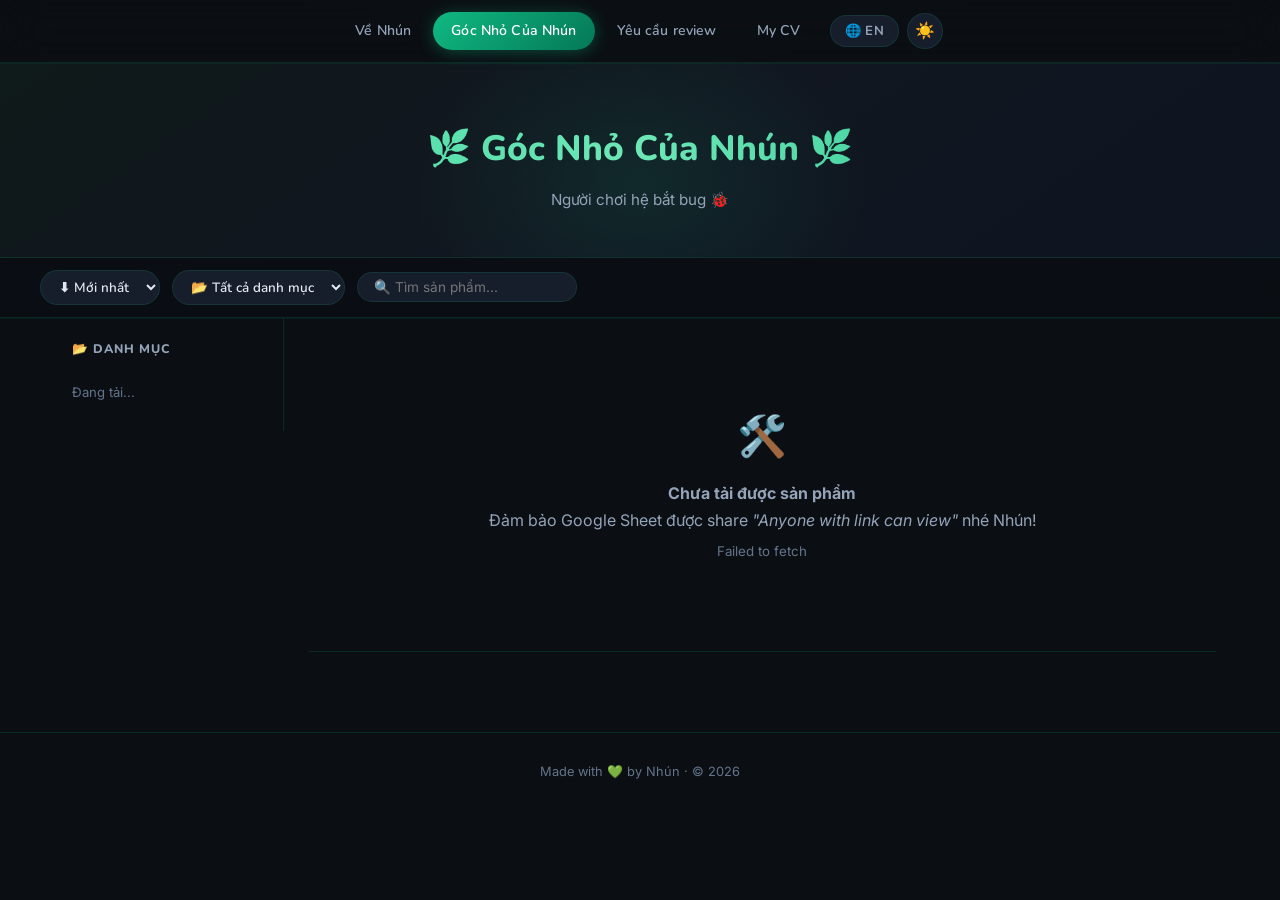
<file: index.html>
<!DOCTYPE html>
<html lang="vi">
<head>
    <meta charset="UTF-8">
    <meta name="viewport" content="width=device-width, initial-scale=1.0">
    <title>Nhún's Corner</title>
    <meta http-equiv="refresh" content="0; url=goc-nho.html">
    <script>window.location.replace('goc-nho.html');</script>
</head>
<body>
    <p>Đang chuyển hướng... <a href="goc-nho.html">Click vào đây nếu không tự động chuyển</a></p>
</body>
</html>
</file>
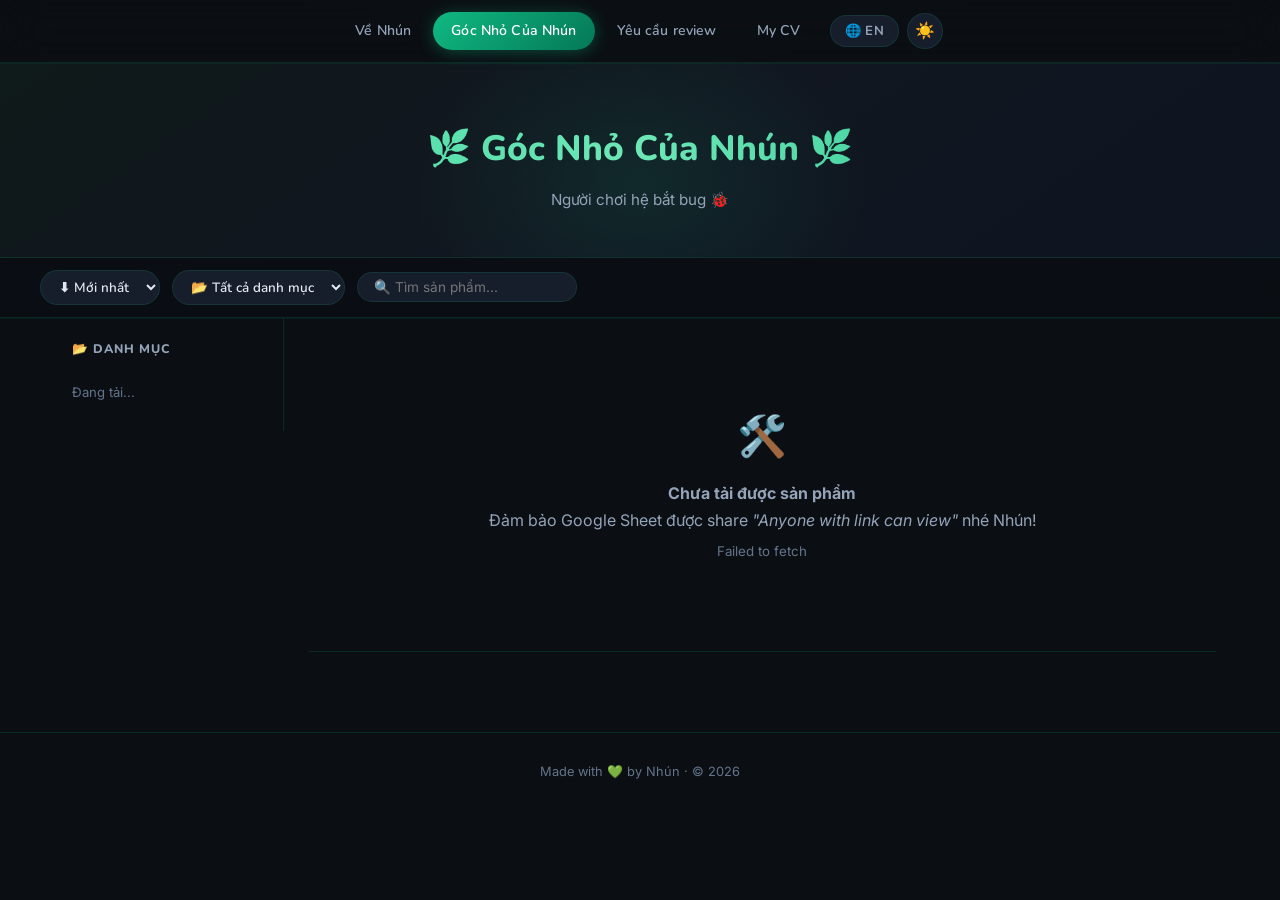
<file: goc-nho.html>
<!DOCTYPE html>
<html lang="vi">

<head>
    <meta charset="UTF-8">
    <meta name="viewport" content="width=device-width, initial-scale=1.0">
    <title>Góc Nhỏ Của Nhún | Review sản phẩm</title>
    <meta name="description" content="Review chân thực, link affiliate chuẩn chỉnh từ Nhung Nguyễn.">
    <link rel="stylesheet" href="assets/css/style.css">
    <link rel="stylesheet" href="assets/css/goc-nho.css">
    <script src="assets/js/theme.js"></script>
</head>

<body>
    <nav class="navbar">
        <a href="ve-nhun.html" data-vi="Về Nhún" data-en="About Me">Về Nhún</a>
        <a href="goc-nho.html" class="active" data-vi="Góc Nhỏ Của Nhún" data-en="Nhún's Corner">Góc Nhỏ Của Nhún</a>
        <a href="yeu-cau-review.html" data-vi="Yêu cầu review" data-en="Request Review">Yêu cầu review</a>
        <a href="#" onclick="showCvAlert(); return false;" data-vi="My CV" data-en="My CV">My CV</a>
        <button class="lang-btn" id="langToggle" onclick="toggleLang()">🌐 EN</button>
        <button class="theme-btn" onclick="toggleTheme()" title="Đổi giao diện">☀️</button>
    </nav>

    <header class="shop-header">
        <h1 data-vi="🌿 Góc Nhỏ Của Nhún 🌿" data-en="🌿 Nhún's Corner 🌿">🌿 Góc Nhỏ Của Nhún 🌿</h1>
        <p data-vi="Người chơi hệ bắt bug 🐞" data-en="🐞 Bug-catching players">Người chơi hệ bắt bug 🐞
        </p>
    </header>

    <!-- Toolbar: Sort / Filter / Search -->
    <div class="toolbar">
        <div class="toolbar-inner">
            <select class="sort-select" id="sortSelect">
                <option value="newest" data-vi="⬇ Mới nhất" data-en="⬇ Latest">⬇ Mới nhất</option>
                <option value="oldest" data-vi="⬆ Cũ nhất" data-en="⬆ Oldest">⬆ Cũ nhất</option>
                <option value="az">A → Z</option>
            </select>

            <select id="catSelect" class="sort-select" onchange="setCatFilter(this.value)">
                <option value="all" data-vi="📂 Tất cả danh mục" data-en="📂 All categories">📂 Tất cả danh mục</option>
            </select>

            <div class="search-wrap">
                <input type="text" id="searchInput" class="search-input" data-ph-vi="🔍 Tìm sản phẩm..."
                    data-ph-en="🔍 Search products..." placeholder="🔍 Tìm sản phẩm...">
            </div>
        </div>
    </div>

    <!-- Content: Sidebar + Grid -->
    <div class="content-layout">
        <aside class="sidebar" id="sidebar">
            <div class="sidebar-title" data-vi="📂 Danh mục" data-en="📂 Categories">📂 Danh mục</div>
            <div id="categoryTree">
                <p style="font-size:0.82rem;color:var(--text-light);padding:8px" data-vi="Đang tải..."
                    data-en="Loading...">Đang tải...</p>
            </div>
        </aside>

        <main class="product-area">
            <div class="product-grid" id="productGrid">
                <p class="loading" data-vi="✨ Đang tải sản phẩm..." data-en="✨ Loading products...">✨ Đang tải sản
                    phẩm...</p>
            </div>
            <p class="no-results hidden" id="noResults" data-vi="😅 Không tìm thấy sản phẩm phù hợp"
                data-en="😅 No matching products found">
                😅 Không tìm thấy sản phẩm phù hợp
            </p>
            <div id="paginationBar" class="pagination-bar"></div>
        </main>
    </div>

    <footer>
        <p data-vi="Made with 💚 by Nhún · © 2026" data-en="Made with 💚 by Nhún · © 2026">Made with 💚 by Nhún · © 2026
        </p>
    </footer>

    <script src="assets/js/lang.js"></script>
    <script src="assets/js/api.js"></script>
</body>

</html>
</file>
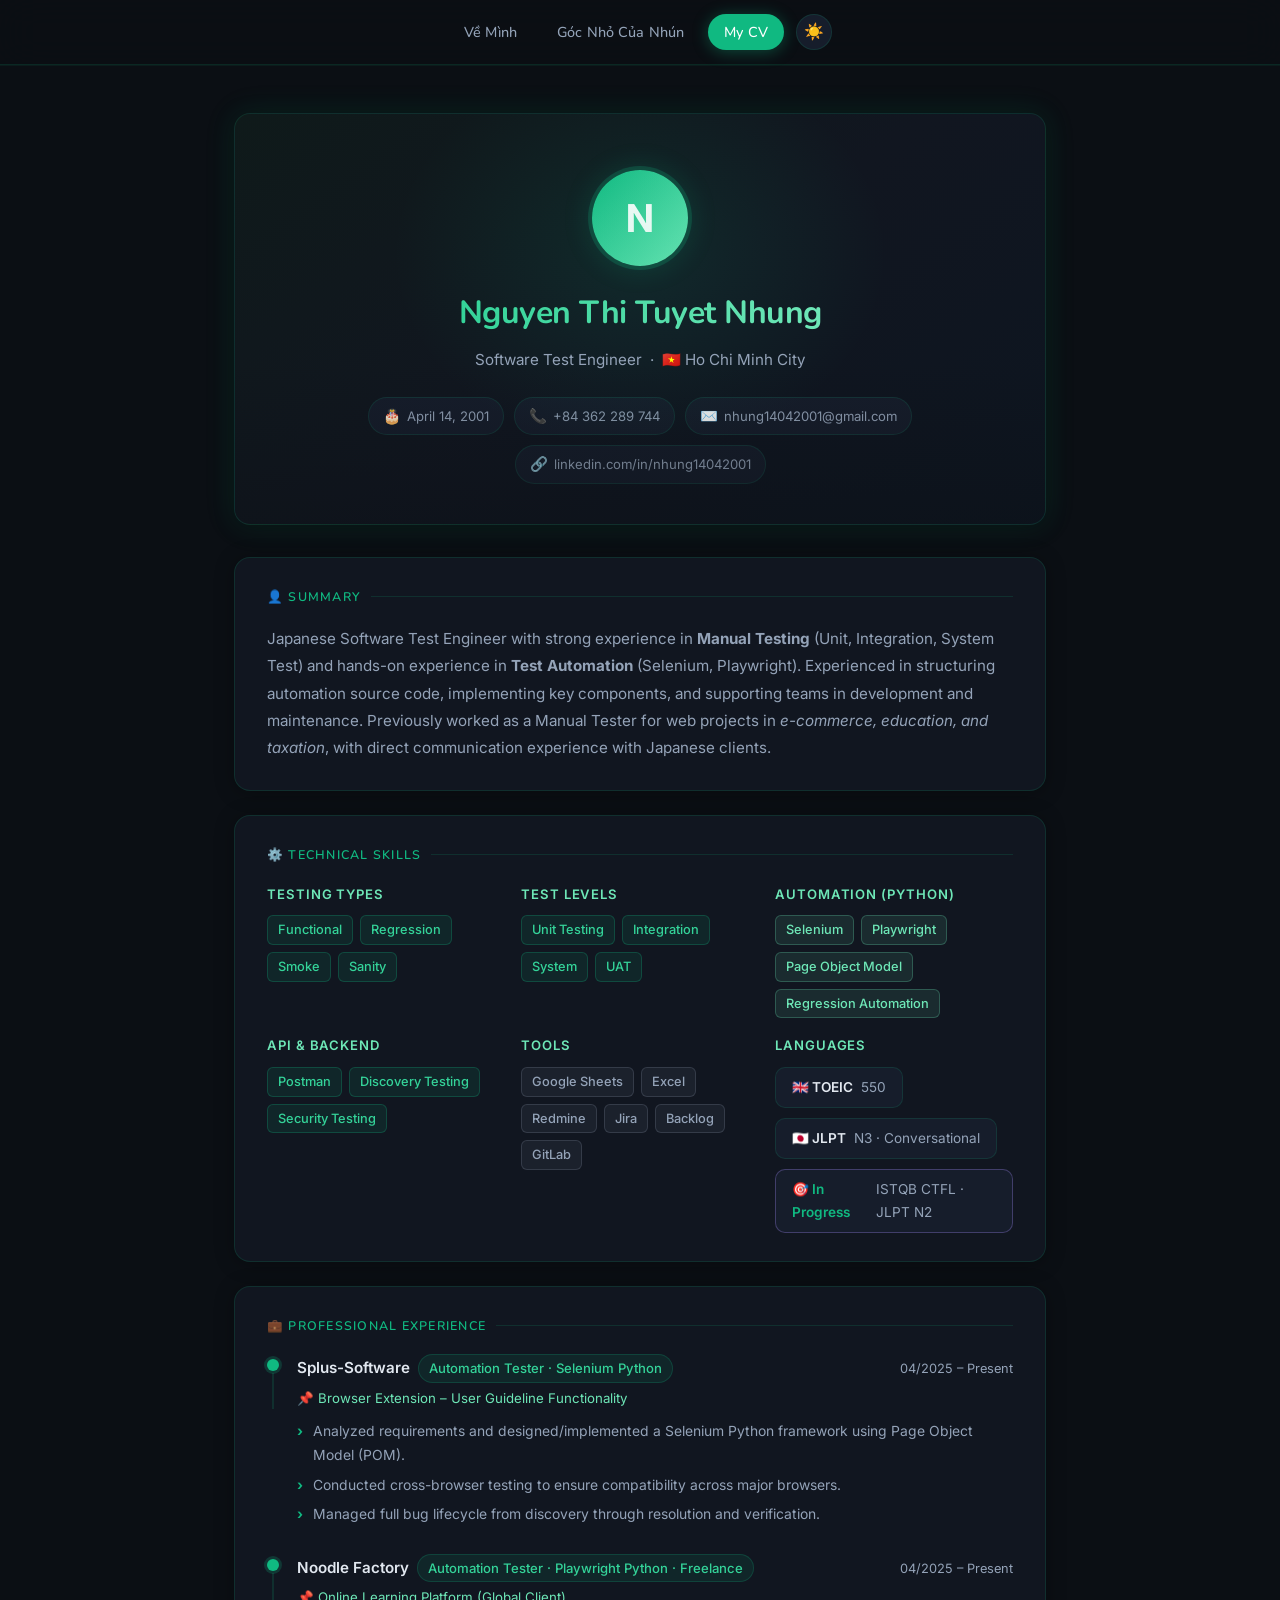
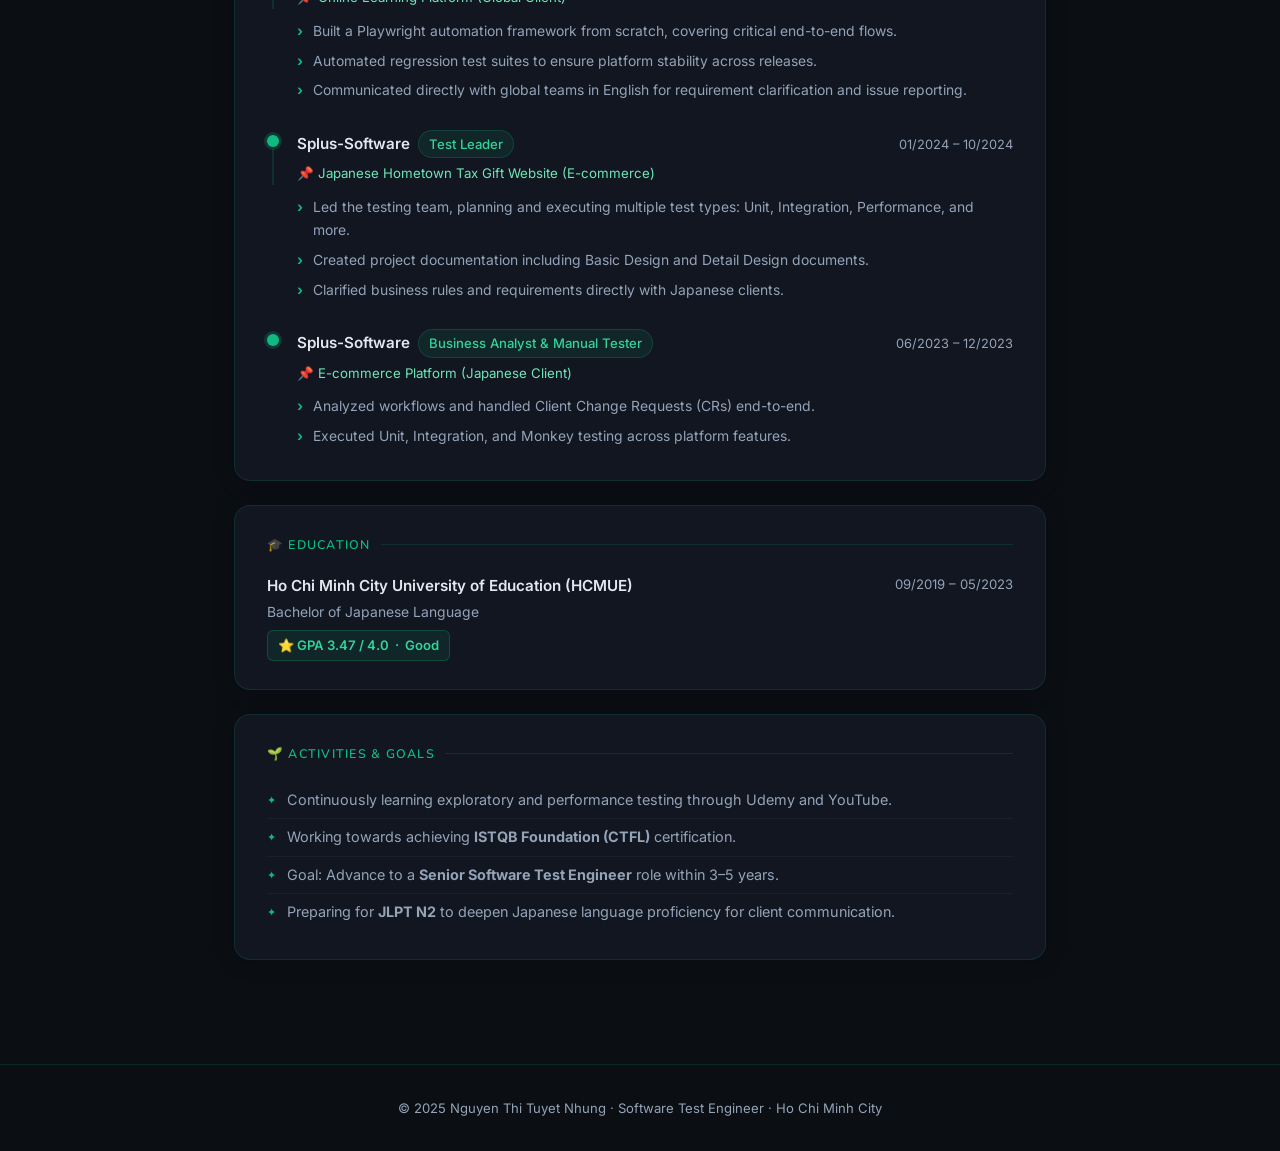
<file: my_cv.html>
<!DOCTYPE html>
<html lang="vi">

<head>
    <meta charset="UTF-8">
    <meta name="viewport" content="width=device-width, initial-scale=1.0">
    <title>Nguyen Thi Tuyet Nhung | Software Automation Test Engineer</title>
    <meta name="description" content="Japanese Software Test Engineer with experience in Manual & Automation Testing (Selenium, Playwright). Based in Ho Chi Minh City.">
    <link rel="preconnect" href="https://fonts.googleapis.com">
    <link rel="preconnect" href="https://fonts.gstatic.com" crossorigin>
    <link href="https://fonts.googleapis.com/css2?family=Inter:wght@300;400;500;600;700&display=swap" rel="stylesheet">
    <link rel="stylesheet" href="assets/css/style.css">
    <script src="assets/js/theme.js"></script>
    <style>
        /* ===== RESET & BASE ===== */
        *, *::before, *::after { box-sizing: border-box; margin: 0; padding: 0; }



        html { scroll-behavior: smooth; }

        body {
            font-family: 'Inter', sans-serif;
            background: var(--bg);
            color: var(--text);
            line-height: 1.7;
            min-height: 100vh;
        }

        /* ===== NAVBAR ===== */
        .navbar {
            position: sticky;
            top: 0;
            z-index: 100;
            display: flex;
            gap: 8px;
            padding: 14px 32px;
            background: var(--bg-nav);
            backdrop-filter: blur(20px);
            border-bottom: 1px solid var(--border);
        }

        .navbar a {
            color: var(--text-muted);
            text-decoration: none;
            font-size: 0.9rem;
            font-weight: 500;
            padding: 6px 16px;
            border-radius: 99px;
            transition: all 0.2s;
        }

        .navbar a:hover, .navbar a.active {
            background: var(--accent);
            color: #fff;
        }

        /* ===== LAYOUT ===== */
        .container {
            max-width: 860px;
            margin: 0 auto;
            padding: 48px 24px 80px;
        }

        /* ===== PROFILE HEADER ===== */
        .profile-header {
            display: flex;
            flex-direction: column;
            align-items: center;
            text-align: center;
            padding: 56px 32px 40px;
            background: linear-gradient(145deg, #0f1a1a 0%, var(--bg-card) 50%, #0d1520 100%);
            border: 1px solid var(--border);
            border-radius: var(--radius);
            margin-bottom: 32px;
            position: relative;
            overflow: hidden;
        }

        .profile-header::before {
            content: '';
            position: absolute;
            top: -60px; left: 50%;
            transform: translateX(-50%);
            width: 500px; height: 400px;
            background: radial-gradient(ellipse, rgba(16, 185, 129, 0.12) 0%, transparent 70%);
            pointer-events: none;
        }

        .profile-avatar {
            width: 96px; height: 96px;
            border-radius: 50%;
            background: linear-gradient(135deg, var(--accent), var(--accent3));
            display: flex; align-items: center; justify-content: center;
            font-size: 2.4rem;
            font-weight: 700;
            color: #fff;
            margin-bottom: 20px;
            box-shadow: 0 0 0 4px rgba(16, 185, 129, 0.2), 0 0 30px rgba(16, 185, 129, 0.2);
        }

        .profile-header h1 {
            font-size: 2rem;
            font-weight: 700;
            letter-spacing: -0.5px;
            background: linear-gradient(90deg, var(--accent2), var(--accent3));
            -webkit-background-clip: text;
            -webkit-text-fill-color: transparent;
            background-clip: text;
            margin-bottom: 6px;
        }

        .subtitle {
            font-size: 1rem;
            color: var(--text-muted);
            font-weight: 400;
            margin-bottom: 24px;
        }

        /* ===== CONTACT PILLS ===== */
        .contact-pills {
            display: flex;
            flex-wrap: wrap;
            gap: 10px;
            justify-content: center;
        }

        .pill {
            display: inline-flex;
            align-items: center;
            gap: 6px;
            background: var(--bg-card2);
            border: 1px solid var(--border);
            border-radius: 99px;
            padding: 6px 14px;
            font-size: 0.82rem;
            color: var(--text-muted);
            text-decoration: none;
            transition: all 0.2s;
        }

        .pill:hover {
            border-color: var(--accent);
            color: var(--accent2);
            transform: translateY(-1px);
        }

        .pill .icon { font-size: 0.9rem; }

        /* ===== SECTION ===== */
        .section {
            background: var(--bg-card);
            border: 1px solid var(--border);
            border-radius: var(--radius);
            padding: 28px 32px;
            margin-bottom: 24px;
            transition: border-color 0.2s;
        }

        .section:hover { border-color: rgba(16, 185, 129, 0.3); }

        .section-title {
            font-size: 0.78rem;
            font-weight: 600;
            color: var(--accent);
            text-transform: uppercase;
            letter-spacing: 0.1em;
            margin-bottom: 18px;
            display: flex;
            align-items: center;
            gap: 10px;
        }

        .section-title::after {
            content: '';
            flex: 1;
            height: 1px;
            background: var(--border);
        }

        /* ===== SUMMARY ===== */
        .summary-text {
            color: var(--text-muted);
            font-size: 0.95rem;
            line-height: 1.8;
        }

        /* ===== SKILLS GRID ===== */
        .skills-grid {
            display: grid;
            grid-template-columns: repeat(auto-fit, minmax(220px, 1fr));
            gap: 16px;
        }

        .skill-group h3 {
            font-size: 0.82rem;
            font-weight: 600;
            color: var(--accent3);
            text-transform: uppercase;
            letter-spacing: 0.07em;
            margin-bottom: 10px;
        }

        .skill-tags {
            display: flex;
            flex-wrap: wrap;
            gap: 7px;
        }

        .tag {
            background: rgba(16, 185, 129, 0.1);
            border: 1px solid rgba(16, 185, 129, 0.25);
            color: var(--accent2);
            border-radius: 6px;
            padding: 3px 10px;
            font-size: 0.8rem;
            font-weight: 500;
        }

        .tag.blue {
            background: rgba(110, 231, 183, 0.1);
            border-color: rgba(110, 231, 183, 0.25);
            color: var(--accent3);
        }

        .tag.gray {
            background: rgba(148,163,184,0.08);
            border-color: rgba(148,163,184,0.2);
            color: var(--text-muted);
        }

        /* ===== EXPERIENCE ===== */
        .experience-list {
            display: flex;
            flex-direction: column;
            gap: 24px;
        }

        .exp-item {
            display: grid;
            grid-template-columns: 12px 1fr;
            gap: 0 18px;
            position: relative;
        }

        .exp-dot {
            width: 12px; height: 12px;
            border-radius: 50%;
            background: var(--accent);
            margin-top: 5px;
            flex-shrink: 0;
            box-shadow: 0 0 0 3px rgba(16, 185, 129, 0.2);
            position: relative;
            z-index: 1;
        }

        .exp-item:not(:last-child) .exp-dot::after {
            content: '';
            position: absolute;
            top: 14px; left: 50%;
            transform: translateX(-50%);
            width: 2px;
            height: calc(100% + 24px);
            background: var(--border);
        }

        .exp-content {}

        .exp-header {
            display: flex;
            flex-wrap: wrap;
            align-items: baseline;
            gap: 8px;
            margin-bottom: 4px;
        }

        .exp-title {
            font-size: 0.95rem;
            font-weight: 600;
            color: var(--text);
        }

        .exp-role {
            font-size: 0.82rem;
            background: rgba(16, 185, 129, 0.1);
            border: 1px solid rgba(16, 185, 129, 0.2);
            color: var(--accent2);
            border-radius: 99px;
            padding: 2px 10px;
            font-weight: 500;
        }

        .exp-period {
            font-size: 0.8rem;
            color: var(--text-muted);
            margin-left: auto;
        }

        .exp-project {
            font-size: 0.83rem;
            color: var(--accent3);
            margin-bottom: 8px;
        }

        .exp-desc {
            list-style: none;
            padding: 0;
        }

        .exp-desc li {
            font-size: 0.87rem;
            color: var(--text-muted);
            padding: 3px 0 3px 16px;
            position: relative;
        }

        .exp-desc li::before {
            content: '›';
            position: absolute;
            left: 0;
            color: var(--accent);
            font-weight: 700;
        }

        /* ===== EDUCATION ===== */
        .edu-item {
            display: flex;
            justify-content: space-between;
            flex-wrap: wrap;
            gap: 8px;
        }

        .edu-school {
            font-size: 0.95rem;
            font-weight: 600;
            color: var(--text);
        }

        .edu-degree {
            font-size: 0.87rem;
            color: var(--text-muted);
            margin-top: 2px;
        }

        .edu-gpa {
            display: inline-flex;
            align-items: center;
            gap: 5px;
            background: rgba(16, 185, 129, 0.1);
            border: 1px solid rgba(16, 185, 129, 0.25);
            color: var(--accent2);
            border-radius: 6px;
            padding: 3px 10px;
            font-size: 0.82rem;
            font-weight: 600;
            margin-top: 6px;
        }

        .edu-period {
            font-size: 0.82rem;
            color: var(--text-muted);
            text-align: right;
        }

        /* ===== ACTIVITIES ===== */
        .activity-list {
            list-style: none;
        }

        .activity-list li {
            font-size: 0.9rem;
            color: var(--text-muted);
            padding: 6px 0 6px 20px;
            position: relative;
            border-bottom: 1px solid rgba(255,255,255,0.04);
        }

        .activity-list li:last-child { border-bottom: none; }

        .activity-list li::before {
            content: '✦';
            position: absolute;
            left: 0;
            color: var(--accent);
            font-size: 0.7rem;
            top: 9px;
        }

        /* ===== LANGUAGE BADGES ===== */
        .lang-row {
            display: flex;
            flex-wrap: wrap;
            gap: 10px;
        }

        .lang-badge {
            display: flex;
            align-items: center;
            gap: 8px;
            background: var(--bg-card2);
            border: 1px solid var(--border);
            border-radius: 10px;
            padding: 8px 16px;
            font-size: 0.85rem;
        }

        .lang-badge .lang-name { font-weight: 600; color: var(--text); }
        .lang-badge .lang-level { color: var(--text-muted); }

        /* ===== FOOTER ===== */
        footer {
            text-align: center;
            padding: 32px 24px;
            font-size: 0.82rem;
            color: var(--text-muted);
            border-top: 1px solid var(--border);
        }

        /* ===== RESPONSIVE ===== */
        @media (max-width: 600px) {
            .container { padding: 24px 16px 60px; }
            .section { padding: 22px 18px; }
            .profile-header { padding: 40px 18px 30px; }
            .profile-header h1 { font-size: 1.5rem; }
            .exp-period { margin-left: 0; width: 100%; }
        }
    </style>
</head>

<body>
    <nav class="navbar">
        <a href="index.html">Về Mình</a>
        <a href="goc-nho.html">Góc Nhỏ Của Nhún</a>
        <a href="#" onclick="alert('Vui lòng liên hệ gmail nhung14042001@gmail.com'); return false;" class="active">My CV</a>
        <button class="theme-btn" onclick="toggleTheme()" title="Đổi giao diện">☀️</button>
    </nav>

    <main class="container">

        <!-- ===== PROFILE HEADER ===== -->
        <header class="profile-header">
            <div class="profile-avatar">N</div>
            <h1>Nguyen Thi Tuyet Nhung</h1>
            <p class="subtitle">Software Test Engineer &nbsp;·&nbsp; 🇻🇳 Ho Chi Minh City</p>

            <div class="contact-pills">
                <span class="pill"><span class="icon">🎂</span> April 14, 2001</span>
                <a class="pill" href="tel:+84362289744"><span class="icon">📞</span> +84 362 289 744</a>
                <a class="pill" href="mailto:nhung14042001@gmail.com"><span class="icon">✉️</span> nhung14042001@gmail.com</a>
                <a class="pill" href="https://linkedin.com/in/nhung14042001" target="_blank" rel="noopener"><span class="icon">🔗</span> linkedin.com/in/nhung14042001</a>
            </div>
        </header>

        <!-- ===== SUMMARY ===== -->
        <section class="section" id="summary">
            <h2 class="section-title">👤 Summary</h2>
            <p class="summary-text">
                Japanese Software Test Engineer with strong experience in <strong>Manual Testing</strong> (Unit, Integration, System Test)
                and hands-on experience in <strong>Test Automation</strong> (Selenium, Playwright). Experienced in structuring automation
                source code, implementing key components, and supporting teams in development and maintenance. Previously worked as a
                Manual Tester for web projects in <em>e-commerce, education, and taxation</em>, with direct communication experience
                with Japanese clients.
            </p>
        </section>

        <!-- ===== TECHNICAL SKILLS ===== -->
        <section class="section" id="skills">
            <h2 class="section-title">⚙️ Technical Skills</h2>
            <div class="skills-grid">
                <div class="skill-group">
                    <h3>Testing Types</h3>
                    <div class="skill-tags">
                        <span class="tag">Functional</span>
                        <span class="tag">Regression</span>
                        <span class="tag">Smoke</span>
                        <span class="tag">Sanity</span>
                    </div>
                </div>
                <div class="skill-group">
                    <h3>Test Levels</h3>
                    <div class="skill-tags">
                        <span class="tag">Unit Testing</span>
                        <span class="tag">Integration</span>
                        <span class="tag">System</span>
                        <span class="tag">UAT</span>
                    </div>
                </div>
                <div class="skill-group">
                    <h3>Automation (Python)</h3>
                    <div class="skill-tags">
                        <span class="tag blue">Selenium</span>
                        <span class="tag blue">Playwright</span>
                        <span class="tag blue">Page Object Model</span>
                        <span class="tag blue">Regression Automation</span>
                    </div>
                </div>
                <div class="skill-group">
                    <h3>API & Backend</h3>
                    <div class="skill-tags">
                        <span class="tag">Postman</span>
                        <span class="tag">Discovery Testing</span>
                        <span class="tag">Security Testing</span>
                    </div>
                </div>
                <div class="skill-group">
                    <h3>Tools</h3>
                    <div class="skill-tags">
                        <span class="tag gray">Google Sheets</span>
                        <span class="tag gray">Excel</span>
                        <span class="tag gray">Redmine</span>
                        <span class="tag gray">Jira</span>
                        <span class="tag gray">Backlog</span>
                        <span class="tag gray">GitLab</span>
                    </div>
                </div>
                <div class="skill-group">
                    <h3>Languages</h3>
                    <div class="lang-row">
                        <div class="lang-badge">
                            <span class="lang-name">🇬🇧 TOEIC</span>
                            <span class="lang-level">550</span>
                        </div>
                        <div class="lang-badge">
                            <span class="lang-name">🇯🇵 JLPT</span>
                            <span class="lang-level">N3 · Conversational</span>
                        </div>
                        <div class="lang-badge" style="border-color:rgba(167,139,250,0.3);">
                            <span class="lang-name" style="color:var(--accent)">🎯 In Progress</span>
                            <span class="lang-level">ISTQB CTFL · JLPT N2</span>
                        </div>
                    </div>
                </div>
            </div>
        </section>

        <!-- ===== PROFESSIONAL EXPERIENCE ===== -->
        <section class="section" id="experience">
            <h2 class="section-title">💼 Professional Experience</h2>
            <div class="experience-list">

                <div class="exp-item">
                    <div class="exp-dot"></div>
                    <div class="exp-content">
                        <div class="exp-header">
                            <span class="exp-title">Splus-Software</span>
                            <span class="exp-role">Automation Tester · Selenium Python</span>
                            <span class="exp-period">04/2025 – Present</span>
                        </div>
                        <p class="exp-project">📌 Browser Extension – User Guideline Functionality</p>
                        <ul class="exp-desc">
                            <li>Analyzed requirements and designed/implemented a Selenium Python framework using Page Object Model (POM).</li>
                            <li>Conducted cross-browser testing to ensure compatibility across major browsers.</li>
                            <li>Managed full bug lifecycle from discovery through resolution and verification.</li>
                        </ul>
                    </div>
                </div>

                <div class="exp-item">
                    <div class="exp-dot"></div>
                    <div class="exp-content">
                        <div class="exp-header">
                            <span class="exp-title">Noodle Factory</span>
                            <span class="exp-role">Automation Tester · Playwright Python · Freelance</span>
                            <span class="exp-period">04/2025 – Present</span>
                        </div>
                        <p class="exp-project">📌 Online Learning Platform (Global Client)</p>
                        <ul class="exp-desc">
                            <li>Built a Playwright automation framework from scratch, covering critical end-to-end flows.</li>
                            <li>Automated regression test suites to ensure platform stability across releases.</li>
                            <li>Communicated directly with global teams in English for requirement clarification and issue reporting.</li>
                        </ul>
                    </div>
                </div>

                <div class="exp-item">
                    <div class="exp-dot"></div>
                    <div class="exp-content">
                        <div class="exp-header">
                            <span class="exp-title">Splus-Software</span>
                            <span class="exp-role">Test Leader</span>
                            <span class="exp-period">01/2024 – 10/2024</span>
                        </div>
                        <p class="exp-project">📌 Japanese Hometown Tax Gift Website (E-commerce)</p>
                        <ul class="exp-desc">
                            <li>Led the testing team, planning and executing multiple test types: Unit, Integration, Performance, and more.</li>
                            <li>Created project documentation including Basic Design and Detail Design documents.</li>
                            <li>Clarified business rules and requirements directly with Japanese clients.</li>
                        </ul>
                    </div>
                </div>

                <div class="exp-item">
                    <div class="exp-dot"></div>
                    <div class="exp-content">
                        <div class="exp-header">
                            <span class="exp-title">Splus-Software</span>
                            <span class="exp-role">Business Analyst & Manual Tester</span>
                            <span class="exp-period">06/2023 – 12/2023</span>
                        </div>
                        <p class="exp-project">📌 E-commerce Platform (Japanese Client)</p>
                        <ul class="exp-desc">
                            <li>Analyzed workflows and handled Client Change Requests (CRs) end-to-end.</li>
                            <li>Executed Unit, Integration, and Monkey testing across platform features.</li>
                        </ul>
                    </div>
                </div>

            </div>
        </section>

        <!-- ===== EDUCATION ===== -->
        <section class="section" id="education">
            <h2 class="section-title">🎓 Education</h2>
            <div class="edu-item">
                <div>
                    <p class="edu-school">Ho Chi Minh City University of Education (HCMUE)</p>
                    <p class="edu-degree">Bachelor of Japanese Language</p>
                    <span class="edu-gpa">⭐ GPA 3.47 / 4.0 &nbsp;·&nbsp; Good</span>
                </div>
                <div class="edu-period">09/2019 – 05/2023</div>
            </div>
        </section>

        <!-- ===== ACTIVITIES ===== -->
        <section class="section" id="activities">
            <h2 class="section-title">🌱 Activities & Goals</h2>
            <ul class="activity-list">
                <li>Continuously learning exploratory and performance testing through Udemy and YouTube.</li>
                <li>Working towards achieving <strong>ISTQB Foundation (CTFL)</strong> certification.</li>
                <li>Goal: Advance to a <strong>Senior Software Test Engineer</strong> role within 3–5 years.</li>
                <li>Preparing for <strong>JLPT N2</strong> to deepen Japanese language proficiency for client communication.</li>
            </ul>
        </section>

    </main>

    <footer>
        <p>© 2025 Nguyen Thi Tuyet Nhung · Software Test Engineer · Ho Chi Minh City</p>
    </footer>
</body>

</html>
</file>
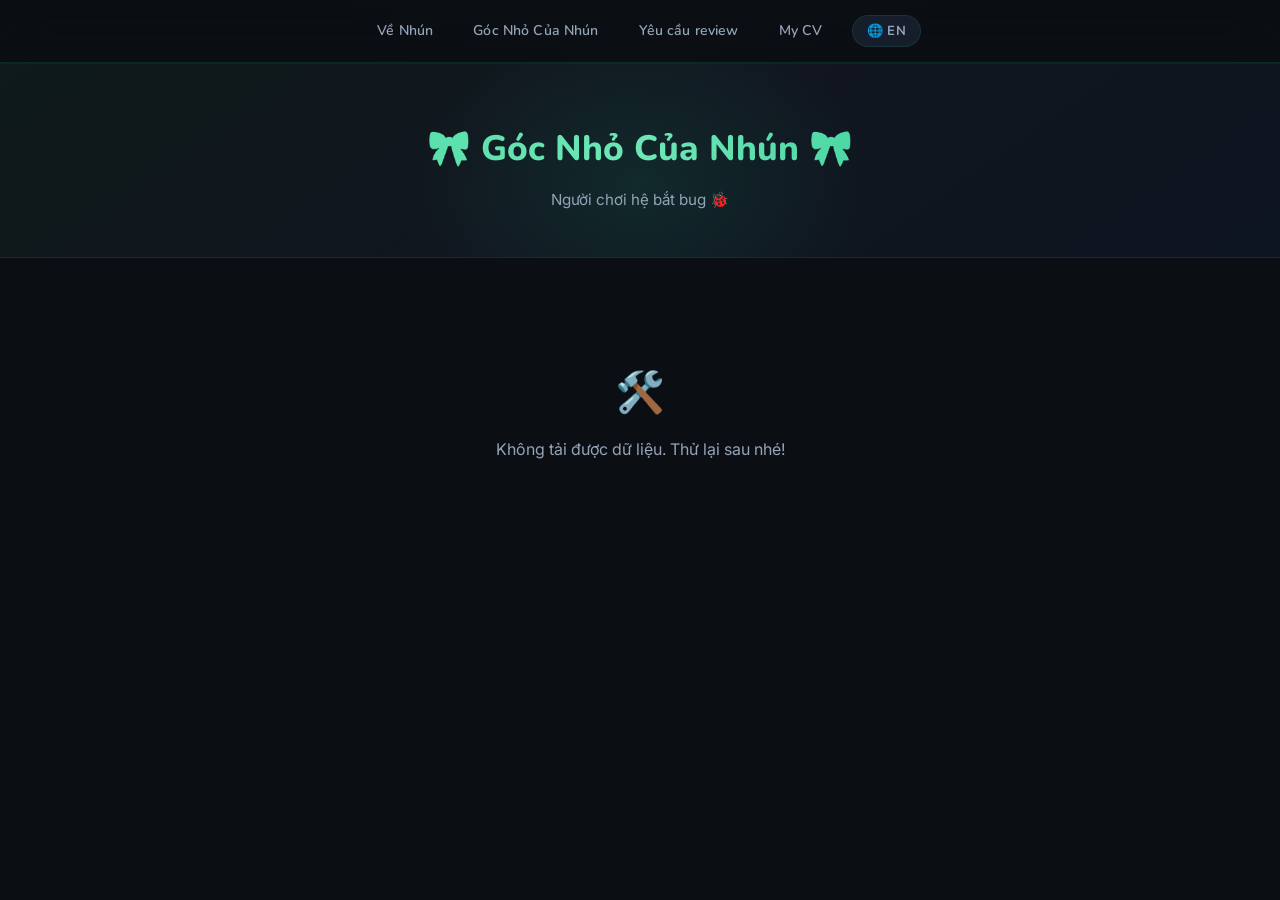
<file: product-detail.html>
<!DOCTYPE html>
<html lang="vi">

<head>
    <meta charset="UTF-8">
    <meta name="viewport" content="width=device-width, initial-scale=1.0">
    <title>Chi tiết sản phẩm | Góc Nhỏ Của Nhún</title>
    <link rel="stylesheet" href="assets/css/style.css">
    <link rel="stylesheet" href="assets/css/goc-nho.css">
</head>

<body>
    <nav class="navbar">
        <a href="ve-nhun.html" data-vi="Về Nhún" data-en="About Me">Về Nhún</a>
        <a href="goc-nho.html" data-vi="Góc Nhỏ Của Nhún" data-en="Nhún's Corner">Góc Nhỏ Của Nhún</a>
        <a href="yeu-cau-review.html" data-vi="Yêu cầu review" data-en="Request Review">Yêu cầu review</a>
        <a href="#" onclick="showCvAlert(); return false;" data-vi="My CV" data-en="My CV">My CV</a>
        <button class="lang-btn" id="langToggle" onclick="toggleLang()">🌐 EN</button>
    </nav>

    <header class="shop-header">
        <h1>🎀 Góc Nhỏ Của Nhún 🎀</h1>
        <p>Người chơi hệ bắt bug 🐞</p>
    </header>

    <main class="container" id="detailMain">
        <p class="loading">✨ Đang tải sản phẩm...</p>
    </main>

    <script src="assets/js/lang.js"></script>
    <script src="assets/js/product-detail.js"></script>
</body>

</html>
</file>
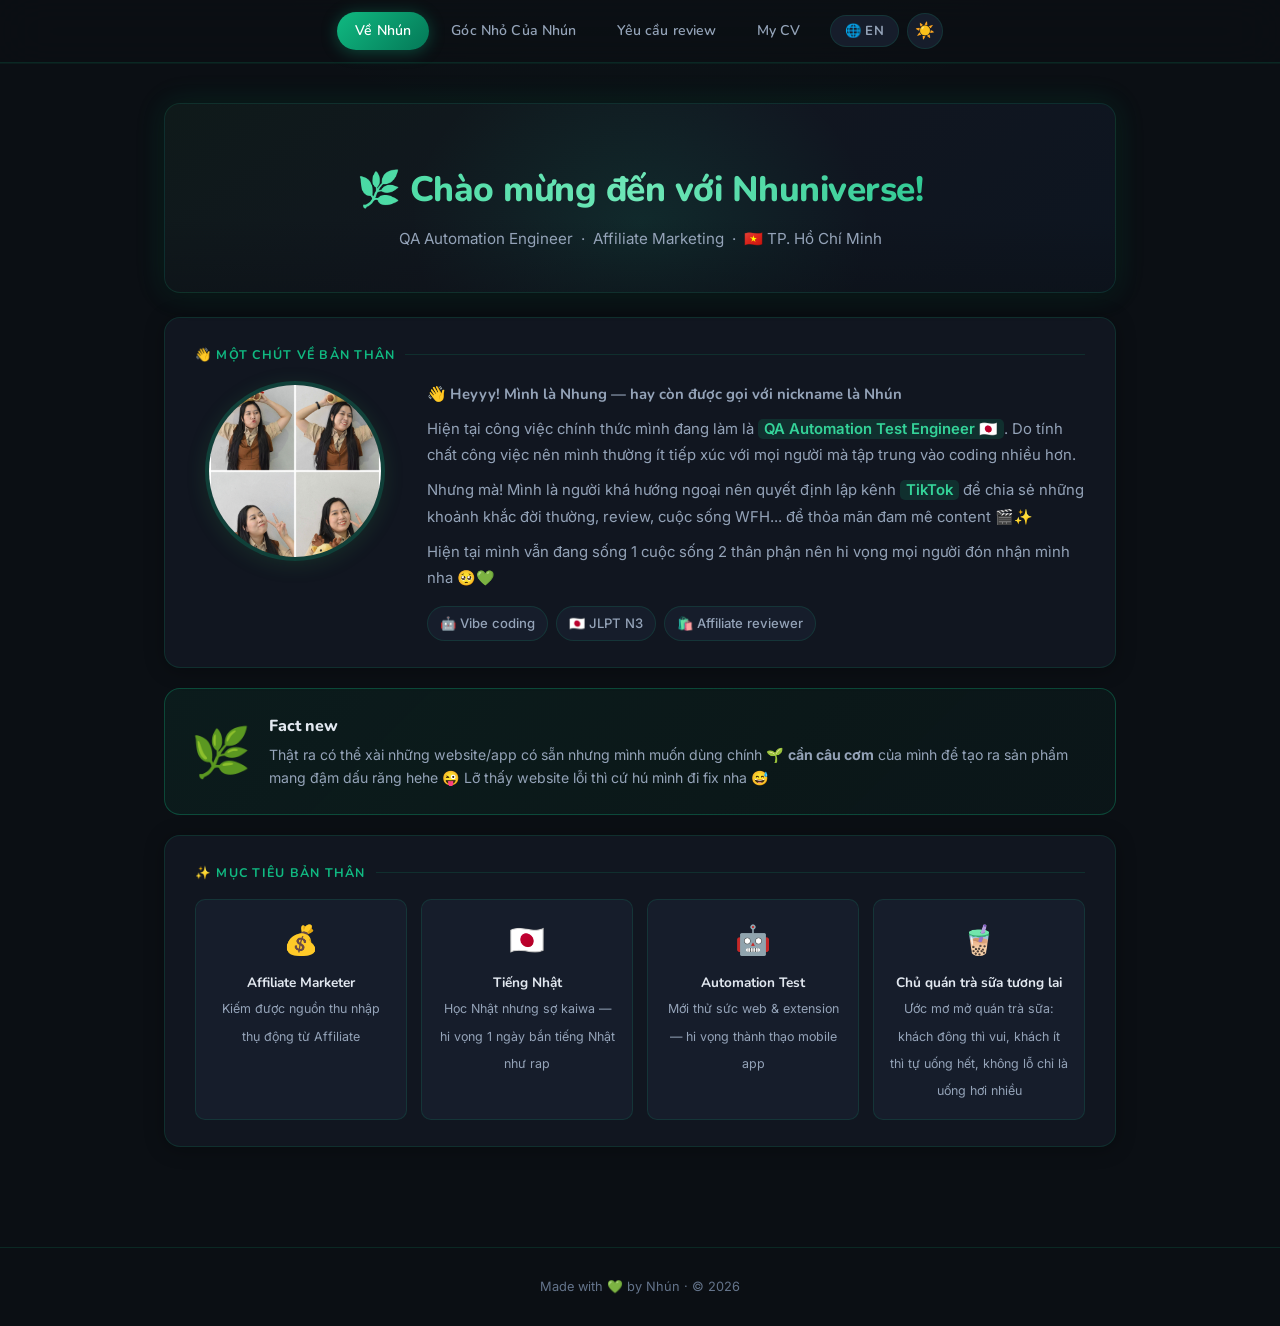
<file: ve-nhun.html>
<!DOCTYPE html>
<html lang="vi">

<head>
    <meta charset="UTF-8">
    <meta name="viewport" content="width=device-width, initial-scale=1.0">
    <title>Về Nhún | Nhuniverse</title>
    <meta name="description" content="Trang cá nhân của Nhún — Vô tri lạc quan nhưng được cái cứng đầu">
    <link rel="stylesheet" href="assets/css/style.css">
    <script src="assets/js/theme.js"></script>
    <style>
        .about-layout {
            display: grid;
            grid-template-columns: 200px 1fr;
            gap: 32px;
            align-items: start;
        }

        .avatar-col {
            display: flex;
            flex-direction: column;
            align-items: center;
            gap: 12px;
        }

        .avatar-photo {
            width: 180px;
            height: 180px;
            border-radius: 50%;
            object-fit: cover;
            border: 4px solid var(--border);
            box-shadow: 0 4px 20px rgba(61, 168, 90, 0.15);
            background: var(--green-100);
            overflow: hidden;
        }

        .bio-intro {
            font-family: 'Nunito', sans-serif;
            font-size: 1.05rem;
            font-weight: 700;
            color: var(--text);
            margin-bottom: 12px;
            line-height: 1.5;
        }

        .bio-intro .wave {
            animation: wave 1.4s infinite;
            display: inline-block;
        }

        @keyframes wave {

            0%,
            100% {
                transform: rotate(0deg)
            }

            25% {
                transform: rotate(20deg)
            }

            75% {
                transform: rotate(-10deg)
            }
        }

        .bio-text {
            font-size: 0.94rem;
            color: var(--text-muted);
            line-height: 1.85;
            margin-bottom: 10px;
        }

        .highlight {
            background: rgba(16, 185, 129, 0.15);
            color: var(--accent2);
            border-radius: 5px;
            padding: 1px 6px;
            font-weight: 600;
        }

        .emoji-row {
            display: flex;
            flex-wrap: wrap;
            gap: 8px;
            margin-top: 14px;
        }

        .emoji-chip {
            display: inline-flex;
            align-items: center;
            gap: 5px;
            background: var(--bg-card2);
            border: 1px solid var(--border);
            border-radius: 99px;
            padding: 5px 12px;
            font-size: 0.82rem;
            color: var(--text-muted);
            font-weight: 500;
            transition: border-color 0.2s;
        }

        .emoji-chip:hover {
            border-color: var(--accent-soft);
            color: var(--accent2);
        }

        .fun-grid {
            display: grid;
            grid-template-columns: repeat(auto-fit, minmax(200px, 1fr));
            gap: 14px;
        }

        .fun-card {
            background: var(--bg-card2);
            border: 1px solid var(--border);
            border-radius: var(--radius-sm);
            padding: 16px;
            text-align: center;
            transition: transform 0.2s, box-shadow 0.2s;
        }

        .fun-card:hover {
            transform: translateY(-3px);
            box-shadow: 0 8px 32px rgba(0, 0, 0, 0.4), 0 0 16px rgba(16, 185, 129, 0.12);
            border-color: var(--border-light);
        }

        .fun-card .icon {
            font-size: 1.8rem;
            display: block;
            margin-bottom: 6px;
        }

        .fun-card .label {
            font-family: 'Nunito', sans-serif;
            font-size: 0.85rem;
            font-weight: 700;
            color: var(--text);
            display: block;
        }

        .fun-card .desc {
            font-size: 0.78rem;
            color: var(--text-muted);
            margin-top: 3px;
        }

        .tiktok-banner {
            background: linear-gradient(135deg, rgba(16, 185, 129, 0.08), rgba(16, 185, 129, 0.04));
            border: 1px solid var(--border-light);
            border-radius: var(--radius);
            padding: 22px 26px;
            display: flex;
            align-items: center;
            gap: 18px;
            margin-bottom: 20px;
        }

        .tiktok-banner .big-icon {
            font-size: 3rem;
            flex-shrink: 0;
        }

        .tiktok-banner h3 {
            font-family: 'Nunito', sans-serif;
            font-size: 1rem;
            font-weight: 800;
            color: var(--text);
            margin-bottom: 4px;
        }

        .tiktok-banner p {
            font-size: 0.88rem;
            color: var(--text-muted);
            line-height: 1.6;
        }

        @media (max-width: 640px) {
            .about-layout {
                grid-template-columns: 1fr;
            }

            .avatar-col {
                flex-direction: row;
                gap: 16px;
            }

            .avatar-photo {
                width: 90px;
                height: 90px;
                flex-shrink: 0;
            }

            .bio-intro {
                font-size: 0.95rem;
            }

            .tiktok-banner {
                flex-direction: column;
                text-align: center;
            }
        }
    </style>
</head>

<body>
    <nav class="navbar">
        <a href="ve-nhun.html" class="active" data-vi="Về Nhún" data-en="About Me">Về Nhún</a>
        <a href="goc-nho.html" data-vi="Góc Nhỏ Của Nhún" data-en="Nhún's Corner">Góc Nhỏ Của Nhún</a>
        <a href="yeu-cau-review.html" data-vi="Yêu cầu review" data-en="Request Review">Yêu cầu review</a>
        <a href="#" onclick="showCvAlert(); return false;" data-vi="My CV" data-en="My CV">My CV</a>
        <button class="lang-btn" id="langToggle" onclick="toggleLang()">🌐 EN</button>
        <button class="theme-btn" onclick="toggleTheme()" title="Đổi giao diện">☀️</button>
    </nav>

    <main class="container">

        <!-- HEADER -->
        <header class="profile-header">
            <h1 data-vi="🌿 Chào mừng đến với Nhuniverse!" data-en="🌿 Welcome to Nhuniverse!">🌿 Chào mừng đến với
                Nhuniverse!</h1>
            <p class="subtitle"
                data-vi="QA Automation Engineer &nbsp;·&nbsp; Affiliate Marketing &nbsp;·&nbsp; 🇻🇳 TP. Hồ Chí Minh"
                data-en="QA Automation Engineer &nbsp;·&nbsp; Affiliate Marketing &nbsp;·&nbsp; 🇻🇳 Ho Chi Minh City">
                QA Automation Engineer &nbsp;·&nbsp; Affiliate Marketing &nbsp;·&nbsp; 🇻🇳 TP. Hồ Chí Minh
            </p>
        </header>

        <!-- ABOUT ME -->
        <section class="content-section" id="about">
            <h2 data-vi="👋 Một chút về bản thân" data-en="👋 A little about me">👋 Một chút về bản thân</h2>

            <div class="about-layout">
                <div class="avatar-col">
                    <img class="avatar-photo" src="assets/images/Nhunne.jpg" alt="Nhung">
                </div>

                <div class="bio-col">
                    <p class="bio-intro"
                        data-html-vi="<span class='wave'>👋</span> Heyyy! Mình là <strong>Nhung</strong> — hay còn được gọi với nickname là <strong>Nhún</strong>"
                        data-html-en="<span class='wave'>👋</span> Heyyy! I'm <strong>Nhung</strong> — also known by my nickname <strong>Nhún</strong>">
                        <span class="wave">👋</span> Heyyy! Mình là <strong>Nhung</strong> — hay còn được gọi với
                        nickname là <strong>Nhún</strong>
                    </p>
                    <p class="bio-text"
                        data-html-vi="Hiện tại công việc chính thức mình đang làm là <span class='highlight'>QA Automation Test Engineer 🇯🇵</span>. Do tính chất công việc nên mình thường ít tiếp xúc với mọi người mà tập trung vào coding nhiều hơn."
                        data-html-en="My main job is <span class='highlight'>QA Automation Test Engineer 🇯🇵</span>. Due to the nature of the work, I tend to focus more on coding than interacting with people.">
                        Hiện tại công việc chính thức mình đang làm là <span class="highlight">QA Automation Test
                            Engineer 🇯🇵</span>. Do tính chất công việc nên mình thường ít tiếp xúc với mọi người mà
                        tập trung vào coding nhiều hơn.
                    </p>
                    <p class="bio-text"
                        data-html-vi="Nhưng mà! Mình là người khá hướng ngoại nên quyết định lập kênh <span class='highlight'>TikTok</span> để chia sẻ những khoảnh khắc đời thường, review, cuộc sống WFH... để thỏa mãn đam mê content 🎬✨"
                        data-html-en="But hey! I'm quite an extrovert, so I started a <span class='highlight'>TikTok</span> channel to share everyday moments, reviews, WFH life, and more — to satisfy my love for content creation 🎬✨">
                        Nhưng mà! Mình là người khá hướng ngoại nên quyết định lập kênh <span
                            class="highlight">TikTok</span> để chia sẻ những khoảnh khắc đời thường, review, cuộc sống
                        WFH... để thỏa mãn đam mê content 🎬✨
                    </p>
                    <p class="bio-text"
                        data-vi="Hiện tại mình vẫn đang sống 1 cuộc sống 2 thân phận nên hi vọng mọi người đón nhận mình nha 🥺💚"
                        data-en="I'm currently living a double life, so I hope you'll accept both sides of me 🥺💚">
                        Hiện tại mình vẫn đang sống 1 cuộc sống 2 thân phận nên hi vọng mọi người đón nhận mình nha 🥺💚
                    </p>

                    <div class="emoji-row">
                        <span class="emoji-chip" data-vi="🤖 Vibe coding" data-en="🤖 Vibe coding">🤖 Vibe coding</span>
                        <span class="emoji-chip" data-vi="🇯🇵 JLPT N3" data-en="🇯🇵 JLPT N3">🇯🇵 JLPT N3</span>
                        <span class="emoji-chip" data-vi="🛍️ Affiliate reviewer" data-en="🛍️ Affiliate reviewer">🛍️
                            Affiliate reviewer</span>
                    </div>
                </div>
            </div>
        </section>

        <!-- BANNER -->
        <div class="tiktok-banner">
            <span class="big-icon">🌿</span>
            <div>
                <h3 data-vi="Fact new" data-en="New fact">Fact new</h3>
                <p data-html-vi="Thật ra có thể xài những website/app có sẵn nhưng mình muốn dùng chính 🌱 <strong>cần câu cơm</strong> của mình để tạo ra sản phẩm mang đậm dấu răng hehe 😜 Lỡ thấy website lỗi thì cứ hú mình đi fix nha 😅"
                    data-html-en="I could use existing apps, but I want to use my own 🌱 <strong>coding skills</strong> to build something uniquely mine 😜 If you spot any bugs, just let me know and I'll fix it! 😅">
                    Thật ra có thể xài những website/app có sẵn nhưng mình muốn dùng chính 🌱 <strong>cần câu
                        cơm</strong> của mình để tạo ra sản phẩm mang đậm dấu răng hehe 😜 Lỡ thấy website lỗi thì cứ hú
                    mình đi fix nha 😅
                </p>
            </div>
        </div>

        <!-- GOALS -->
        <section class="content-section" id="fun">
            <h2 data-vi="✨ Mục tiêu bản thân" data-en="✨ Personal Goals">✨ Mục tiêu bản thân</h2>
            <div class="fun-grid">
                <div class="fun-card">
                    <span class="icon">💰</span>
                    <span class="label" data-vi="Affiliate Marketer" data-en="Affiliate Marketer">Affiliate
                        Marketer</span>
                    <span class="desc" data-vi="Kiếm được nguồn thu nhập thụ động từ Affiliate"
                        data-en="Earn passive income through Affiliate Marketing">Kiếm được nguồn thu nhập thụ động từ
                        Affiliate</span>
                </div>
                <div class="fun-card">
                    <span class="icon">🇯🇵</span>
                    <span class="label" data-vi="Tiếng Nhật" data-en="Japanese Language">Tiếng Nhật</span>
                    <span class="desc" data-vi="Học Nhật nhưng sợ kaiwa — hi vọng 1 ngày bắn tiếng Nhật như rap"
                        data-en="Studying Japanese but terrified of speaking — hoping to rap in Japanese someday">Học
                        Nhật nhưng sợ kaiwa — hi vọng 1 ngày bắn tiếng Nhật như rap</span>
                </div>
                <div class="fun-card">
                    <span class="icon">🤖</span>
                    <span class="label" data-vi="Automation Test" data-en="Automation Testing">Automation Test</span>
                    <span class="desc" data-vi="Mới thử sức web & extension — hi vọng thành thạo mobile app"
                        data-en="Currently testing web & extensions — aiming to master mobile app testing">Mới thử sức
                        web & extension — hi vọng thành thạo mobile app</span>
                </div>
                <div class="fun-card">
                    <span class="icon">🧋</span>
                    <span class="label" data-vi="Chủ quán trà sữa tương lai" data-en="Future Milk Tea Boss">Chủ quán trà
                        sữa
                        tương lai</span>
                    <span class="desc"
                        data-vi="Ước mơ mở quán trà sữa: khách đông thì vui, khách ít thì tự uống hết, không lỗ chỉ là uống hơi nhiều"
                        data-en="Dream of opening a milk tea shop: happy when it's busy, drink it all when it's not — not a loss, just drinking more">
                        Ước mơ mở quán trà sữa: khách đông thì vui, khách ít thì tự uống hết, không lỗ chỉ là uống hơi
                        nhiều
                    </span>
                </div>
            </div>
        </section>

    </main>

    <footer>
        <p data-vi="Made with 💚 by Nhún · © 2026" data-en="Made with 💚 by Nhún · © 2026">Made with 💚 by Nhún · © 2026
        </p>
    </footer>

    <script src="assets/js/lang.js"></script>
</body>

</html>
</file>
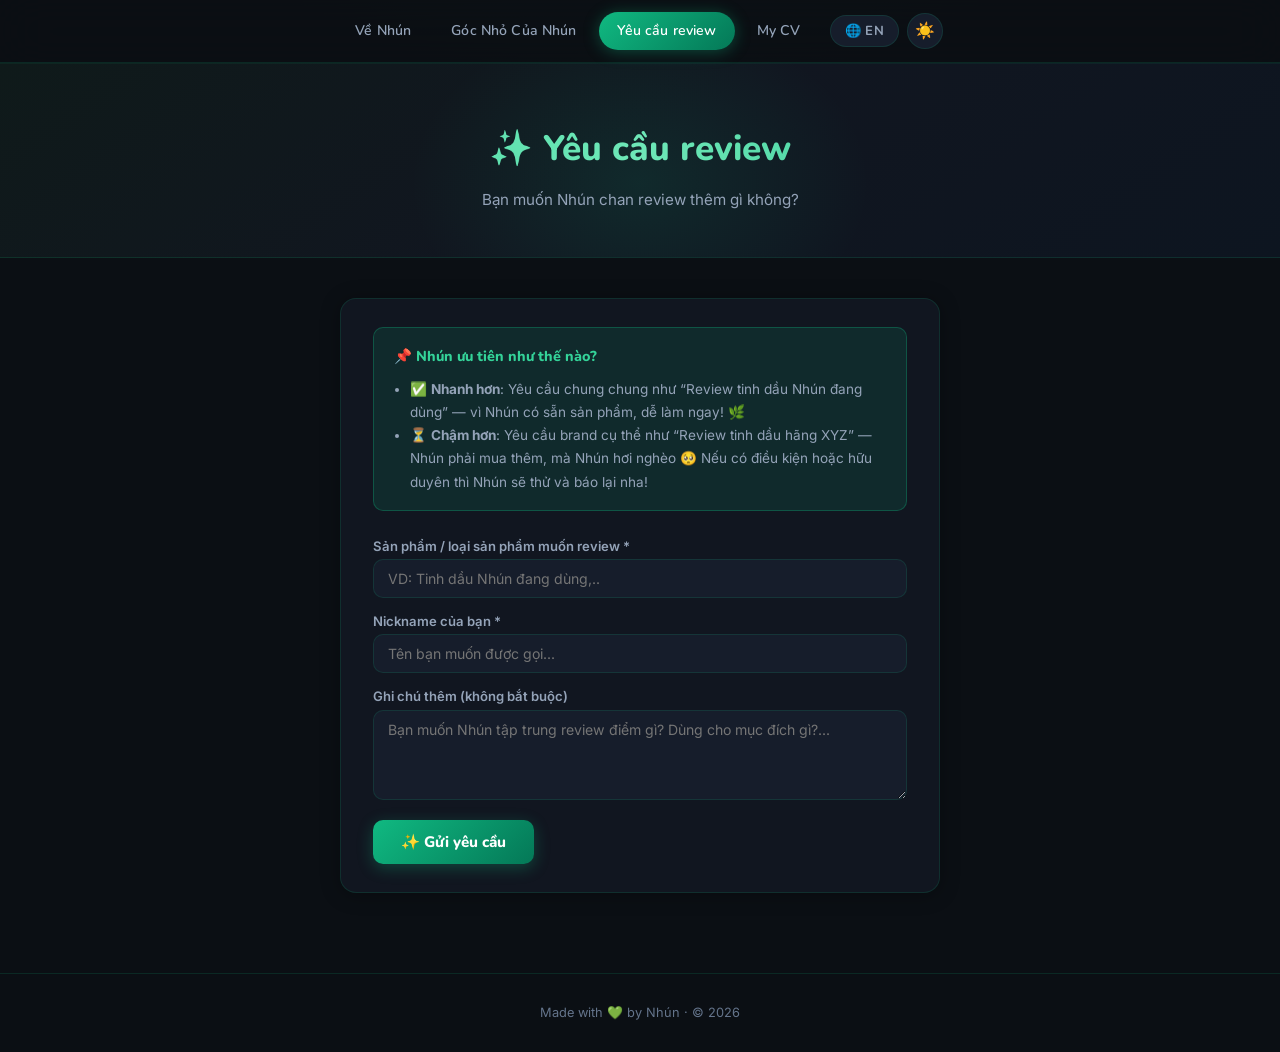
<file: yeu-cau-review.html>
<!DOCTYPE html>
<html lang="vi">

<head>
    <meta charset="UTF-8">
    <meta name="viewport" content="width=device-width, initial-scale=1.0">
    <title>Yêu cầu review | Góc Nhỏ Của Nhún</title>
    <meta name="description" content="Bạn muốn Nhún chan review thêm sản phẩm gì? Gửi yêu cầu tại đây nhé!">
    <link rel="stylesheet" href="assets/css/style.css">
    <link rel="stylesheet" href="assets/css/goc-nho.css">
    <script src="assets/js/theme.js"></script>
</head>

<body class="review-request-page">
    <nav class="navbar">
        <a href="ve-nhun.html" data-vi="Về Nhún" data-en="About Me">Về Nhún</a>
        <a href="goc-nho.html" data-vi="Góc Nhỏ Của Nhún" data-en="Nhún's Corner">Góc Nhỏ Của Nhún</a>
        <a href="yeu-cau-review.html" class="active" data-vi="Yêu cầu review" data-en="Request Review">Yêu cầu
            review</a>
        <a href="#" onclick="showCvAlert(); return false;" data-vi="My CV" data-en="My CV">My CV</a>
        <button class="lang-btn" id="langToggle" onclick="toggleLang()">🌐 EN</button>
        <button class="theme-btn" onclick="toggleTheme()" title="Đổi giao diện">☀️</button>
    </nav>

    <header class="shop-header">
        <h1 data-vi="✨ Yêu cầu review" data-en="✨ Request a Review">✨ Yêu cầu review</h1>
        <p data-vi="Bạn muốn Nhún chan review thêm gì không?" data-en="Is there something you'd like Nhún to review?">
            Bạn muốn Nhún chan review thêm gì không?
        </p>
    </header>

    <main class="container">
        <div class="rr-card">

            <!-- Priority note -->
            <div class="rr-priority">
                <h3 data-vi="📌 Nhún ưu tiên như thế nào?" data-en="📌 How does Nhún prioritize?">
                    📌 Nhún ưu tiên như thế nào?
                </h3>
                <ul>
                    <li data-html-vi="✅ <strong>Nhanh hơn</strong>: Yêu cầu chung chung như &ldquo;Review tinh dầu Nhún đang dùng&rdquo; — vì Nhún có sẵn sản phẩm, dễ làm ngay! 🌿"
                        data-html-en="✅ <strong>Faster</strong>: General requests like &ldquo;Review the essential oil you're using&rdquo; — because Nhún already has it on hand! 🌿">
                        ✅ <strong>Nhanh hơn</strong>: Yêu cầu chung chung như &ldquo;Review tinh dầu Nhún đang
                        dùng&rdquo;
                        — vì Nhún có sẵn sản phẩm, dễ làm ngay! 🌿
                    </li>
                    <li data-html-vi="⏳ <strong>Chậm hơn</strong>: Yêu cầu brand cụ thể như &ldquo;Review tinh dầu hãng XYZ&rdquo; — Nhún phải mua thêm, mà Nhún hơi nghèo 🥺 Nếu có điều kiện hoặc hữu duyên thì Nhún sẽ thử và báo lại nha!"
                        data-html-en="⏳ <strong>Slower</strong>: Specific brand requests like &ldquo;Review XYZ brand essential oil&rdquo; — Nhún needs to buy it first, and funds are limited 🥺 If possible, Nhún will try and update you!">
                        ⏳ <strong>Chậm hơn</strong>: Yêu cầu brand cụ thể như &ldquo;Review tinh dầu hãng XYZ&rdquo;
                        — Nhún phải mua thêm, mà Nhún hơi nghèo 🥺 Nếu có điều kiện
                        hoặc hữu duyên thì Nhún sẽ thử và báo lại nha!
                    </li>
                </ul>
            </div>

            <!-- Form -->
            <form class="rr-form" onsubmit="submitReviewRequest(); return false;">
                <div>
                    <label class="rr-label" for="rrProduct" data-vi="Sản phẩm / loại sản phẩm muốn review *"
                        data-en="Product / product type to review *">
                        Sản phẩm / loại sản phẩm muốn review *
                    </label>
                    <input type="text" id="rrProduct" class="rr-input" data-ph-vi="VD: Tinh dầu Nhún đang dùng,.."
                        data-ph-en="E.g. Essential oil you're using,..." placeholder="VD: Tinh dầu Nhún đang dùng,..."
                        maxlength="200" required>
                </div>
                <div>
                    <label class="rr-label" for="rrNickname" data-vi="Nickname của bạn *" data-en="Your nickname *">
                        Nickname của bạn *
                    </label>
                    <input type="text" id="rrNickname" class="rr-input" data-ph-vi="Tên bạn muốn được gọi..."
                        data-ph-en="What should Nhún call you..." placeholder="Tên bạn muốn được gọi..." maxlength="50"
                        required>
                </div>
                <div>
                    <label class="rr-label" for="rrNote" data-vi="Ghi chú thêm (không bắt buộc)"
                        data-en="Additional notes (optional)">
                        Ghi chú thêm (không bắt buộc)
                    </label>
                    <textarea id="rrNote" class="rr-textarea"
                        data-ph-vi="Bạn muốn Nhún tập trung review điểm gì? Dùng cho mục đích gì?..."
                        data-ph-en="Any specific angle you'd like Nhún to focus on?..."
                        placeholder="Bạn muốn Nhún tập trung review điểm gì? Dùng cho mục đích gì?..."
                        maxlength="500"></textarea>
                </div>
                <button type="submit" id="rrSubmitBtn" class="rr-submit-btn" data-vi="✨ Gửi yêu cầu"
                    data-en="✨ Submit Request">
                    ✨ Gửi yêu cầu
                </button>
            </form>
        </div>
    </main>

    <footer>
        <p data-vi="Made with 💚 by Nhún · © 2026" data-en="Made with 💚 by Nhún · © 2026">
            Made with 💚 by Nhún · © 2026
        </p>
    </footer>

    <script src="assets/js/lang.js"></script>
    <script src="assets/js/product-detail.js"></script>
</body>

</html>
</file>
<file: assets/css/style.css>
/* ===== GOOGLE FONTS ===== */
@import url('https://fonts.googleapis.com/css2?family=Nunito:wght@400;500;600;700;800&family=Inter:wght@300;400;500;600;700&display=swap');

/* ===== DESIGN TOKENS — Modern Dark Emerald ===== */
:root {
    /* Backgrounds */
    --bg:           #0b0f14;
    --bg-card:      #111620;
    --bg-card2:     #161d2b;
    --bg-nav:       rgba(11, 15, 20, 0.82);

    /* Emerald / Teal palette */
    --green-50:     rgba(16, 185, 129, 0.06);
    --green-100:    rgba(16, 185, 129, 0.12);
    --green-200:    rgba(16, 185, 129, 0.22);
    --green-400:    #34d399;
    --green-500:    #10b981;
    --green-600:    #059669;
    --green-700:    #047857;

    /* Accent aliases */
    --accent:       #10b981;          /* emerald */
    --accent2:      #34d399;          /* lighter emerald */
    --accent-soft:  rgba(16, 185, 129, 0.25);
    --accent-gold:  #fbbf24;

    /* Text */
    --text:         #e2e8f0;
    --text-muted:   #94a3b8;
    --text-light:   #64748b;

    /* Border */
    --border:       rgba(16, 185, 129, 0.15);
    --border-light: rgba(16, 185, 129, 0.3);

    /* Other */
    --radius:       16px;
    --radius-sm:    10px;
    --shadow:       0 4px 32px rgba(0, 0, 0, 0.4);
    --shadow-card:  0 2px 20px rgba(0, 0, 0, 0.3);
    --glow:         0 0 30px rgba(16, 185, 129, 0.15);

    /* Extra accent used by my_cv.html */
    --accent3:      #6ee7b7;
}

/* ===== RESET ===== */
*, *::before, *::after {
    box-sizing: border-box;
    margin: 0;
    padding: 0;
}

html { scroll-behavior: smooth; }

body {
    font-family: 'Inter', 'Nunito', sans-serif;
    background: var(--bg);
    color: var(--text);
    line-height: 1.7;
    min-height: 100vh;
    -webkit-font-smoothing: antialiased;
    background-image:
        radial-gradient(ellipse 80% 50% at 50% -20%, rgba(16, 185, 129, 0.08) 0%, transparent 60%);
}

/* ===== LAYOUT ===== */
.container {
    max-width: 1000px;
    margin: 0 auto;
    padding: 40px 24px 80px;
}

/* ===== NAVBAR ===== */
.navbar {
    position: sticky;
    top: 0;
    z-index: 100;
    display: flex;
    align-items: center;
    justify-content: center;
    gap: 4px;
    padding: 12px 32px;
    background: var(--bg-nav);
    backdrop-filter: blur(24px);
    -webkit-backdrop-filter: blur(24px);
    border-bottom: 1px solid var(--border);
    box-shadow: 0 1px 0 rgba(16, 185, 129, 0.08);
}

.navbar a {
    text-decoration: none;
    color: var(--text-muted);
    font-family: 'Nunito', sans-serif;
    font-size: 0.88rem;
    font-weight: 600;
    padding: 7px 18px;
    border-radius: 99px;
    transition: all 0.22s ease;
    letter-spacing: 0.01em;
    cursor: pointer;
}

.navbar a:hover {
    background: var(--green-100);
    color: var(--accent2);
}

.navbar a.active {
    background: linear-gradient(135deg, var(--accent), var(--green-700));
    color: #fff;
    box-shadow: 0 2px 16px rgba(16, 185, 129, 0.35);
}

/* Language toggle button */
.lang-btn {
    font-family: 'Nunito', sans-serif;
    font-size: 0.82rem;
    font-weight: 700;
    color: var(--text-muted);
    background: var(--bg-card2);
    border: 1px solid var(--border);
    border-radius: 99px;
    padding: 6px 14px;
    cursor: pointer;
    transition: all 0.2s;
    margin-left: 8px;
    letter-spacing: 0.01em;
}
.lang-btn:hover {
    border-color: var(--accent);
    color: var(--accent2);
    background: var(--green-100);
}

/* Theme toggle button */
.theme-btn {
    font-size: 1rem;
    line-height: 1;
    background: var(--bg-card2);
    border: 1px solid var(--border);
    border-radius: 99px;
    width: 36px;
    height: 36px;
    display: inline-flex;
    align-items: center;
    justify-content: center;
    cursor: pointer;
    transition: all 0.22s ease;
    margin-left: 4px;
    flex-shrink: 0;
}
.theme-btn:hover {
    border-color: var(--accent);
    background: var(--green-100);
    transform: scale(1.1) rotate(15deg);
}

/* ===== PROFILE HEADER ===== */
.profile-header {
    text-align: center;
    padding: 56px 32px 40px;
    background: linear-gradient(145deg, #0f1a1a 0%, var(--bg-card) 50%, #0d1520 100%);
    border: 1px solid var(--border);
    border-radius: var(--radius);
    margin-bottom: 24px;
    position: relative;
    overflow: hidden;
    box-shadow: var(--shadow-card), var(--glow);
}

.profile-header::before {
    content: '';
    position: absolute;
    top: -80px; left: 50%;
    transform: translateX(-50%);
    width: 500px; height: 400px;
    background: radial-gradient(ellipse, rgba(16, 185, 129, 0.12) 0%, transparent 65%);
    pointer-events: none;
}

.profile-header::after {
    content: '';
    position: absolute;
    inset: 0;
    background: linear-gradient(180deg, transparent 60%, rgba(11, 15, 20, 0.4) 100%);
    pointer-events: none;
}

.profile-header h1 {
    font-family: 'Nunito', sans-serif;
    font-size: 2.2rem;
    font-weight: 800;
    letter-spacing: -0.5px;
    background: linear-gradient(90deg, var(--accent2), #6ee7b7, var(--accent));
    -webkit-background-clip: text;
    -webkit-text-fill-color: transparent;
    background-clip: text;
    margin-bottom: 6px;
    position: relative;
    z-index: 1;
}

.profile-header .subtitle {
    font-size: 0.95rem;
    color: var(--text-muted);
    font-weight: 400;
    position: relative;
    z-index: 1;
}

/* ===== SECTION CARDS ===== */
.content-section,
.section {
    background: var(--bg-card);
    border: 1px solid var(--border);
    border-radius: var(--radius);
    padding: 26px 30px;
    margin-bottom: 20px;
    transition: border-color 0.25s ease, box-shadow 0.25s ease, transform 0.2s ease;
    box-shadow: var(--shadow-card);
}

.content-section:hover,
.section:hover {
    border-color: var(--border-light);
    box-shadow: 0 8px 40px rgba(0, 0, 0, 0.4), 0 0 20px rgba(16, 185, 129, 0.1);
    transform: translateY(-1px);
}

.content-section h2,
.section-title {
    font-family: 'Nunito', sans-serif;
    font-size: 0.78rem;
    font-weight: 700;
    color: var(--accent);
    text-transform: uppercase;
    letter-spacing: 0.1em;
    margin-bottom: 16px;
    display: flex;
    align-items: center;
    gap: 10px;
}

.content-section h2::after,
.section-title::after {
    content: '';
    flex: 1;
    height: 1px;
    background: var(--border);
}

.content-section p {
    font-size: 0.93rem;
    color: var(--text-muted);
    margin-bottom: 8px;
    line-height: 1.8;
}

.content-section p:last-child { margin-bottom: 0; }

/* ===== SHOP HEADER (goc-nho) ===== */
.shop-header {
    text-align: center;
    padding: 56px 24px 44px;
    background: linear-gradient(145deg, #0f1a1a 0%, var(--bg-card) 50%, #0d1520 100%);
    border-bottom: 1px solid var(--border);
    position: relative;
    overflow: hidden;
}

.shop-header::before {
    content: '';
    position: absolute;
    top: -60px; left: 50%;
    transform: translateX(-50%);
    width: 500px; height: 360px;
    background: radial-gradient(ellipse, rgba(16, 185, 129, 0.12) 0%, transparent 65%);
    pointer-events: none;
}

.shop-header h1 {
    font-family: 'Nunito', sans-serif;
    font-size: 2.2rem;
    font-weight: 800;
    background: linear-gradient(90deg, var(--accent2), #6ee7b7, var(--accent));
    -webkit-background-clip: text;
    -webkit-text-fill-color: transparent;
    background-clip: text;
    margin-bottom: 8px;
    position: relative;
    z-index: 1;
}

.shop-header p {
    font-size: 0.95rem;
    color: var(--text-muted);
    position: relative;
    z-index: 1;
}

/* ===== LOADING STATE ===== */
.loading {
    text-align: center;
    color: var(--text-light);
    font-size: 0.92rem;
    padding: 60px 24px;
    width: 100%;
    grid-column: 1 / -1;
}

/* ===== FOOTER ===== */
footer {
    text-align: center;
    padding: 28px 24px;
    font-size: 0.8rem;
    color: var(--text-light);
    border-top: 1px solid var(--border);
}

/* ===== RESPONSIVE ===== */
@media (max-width: 640px) {
    .container { padding: 24px 16px 60px; }
    .profile-header { padding: 40px 18px 32px; }
    .profile-header h1 { font-size: 1.7rem; }
    .content-section, .section { padding: 20px 16px; }
    .navbar { gap: 2px; padding: 10px 12px; }
    .navbar a { padding: 6px 12px; font-size: 0.82rem; }
}

/* =====================================================
   LIGHT MODE — [data-theme="light"]
   ===================================================== */
[data-theme="light"] {
    /* Backgrounds */
    --bg:           #f4fdf8;
    --bg-card:      #ffffff;
    --bg-card2:     #edfaf3;
    --bg-nav:       rgba(244, 253, 248, 0.92);

    /* Emerald (slightly darker for light bg contrast) */
    --green-50:     rgba(16, 185, 129, 0.05);
    --green-100:    rgba(16, 185, 129, 0.1);
    --green-200:    rgba(16, 185, 129, 0.18);

    /* Accents — darker shades for readability on white */
    --accent:       #059669;
    --accent2:      #10b981;
    --accent3:      #34d399;
    --accent-soft:  rgba(5, 150, 105, 0.18);

    /* Text */
    --text:         #0f2318;
    --text-muted:   #3d6a52;
    --text-light:   #6a9a72;

    /* Border */
    --border:       rgba(16, 185, 129, 0.18);
    --border-light: rgba(16, 185, 129, 0.45);

    /* Shadows */
    --shadow:       0 4px 24px rgba(0, 0, 0, 0.08);
    --shadow-card:  0 2px 16px rgba(0, 0, 0, 0.06);
    --glow:         0 0 20px rgba(16, 185, 129, 0.08);
}

/* Light mode: body background */
[data-theme="light"] body {
    background-image:
        radial-gradient(ellipse 80% 50% at 50% -20%, rgba(16, 185, 129, 0.06) 0%, transparent 60%);
}

/* Light mode: navbar (override hardcoded dark rgba in my_cv.html) */
[data-theme="light"] .navbar {
    background: var(--bg-nav);
    box-shadow: 0 1px 0 rgba(16, 185, 129, 0.12);
}

/* Light mode: profile & shop headers (override hardcoded dark gradients) */
[data-theme="light"] .profile-header {
    background: linear-gradient(145deg, #e4faf0 0%, #ffffff 50%, #f0fdf8 100%);
    box-shadow: var(--shadow-card);
}
[data-theme="light"] .profile-header::after {
    background: linear-gradient(180deg, transparent 60%, rgba(244, 253, 248, 0.3) 100%);
}
[data-theme="light"] .shop-header {
    background: linear-gradient(145deg, #e4faf0 0%, #ffffff 50%, #f0fdf8 100%);
}

/* Light mode: section hover less dramatic */
[data-theme="light"] .content-section:hover,
[data-theme="light"] .section:hover {
    box-shadow: 0 6px 24px rgba(0, 0, 0, 0.08), 0 0 12px rgba(16, 185, 129, 0.08);
}

/* Light mode: toolbar (override hardcoded dark rgba in goc-nho.css) */
[data-theme="light"] .toolbar {
    background: var(--bg-nav);
    box-shadow: 0 1px 0 rgba(16, 185, 129, 0.1);
}

/* Light mode: product card hover */
[data-theme="light"] .product-card:hover {
    box-shadow: 0 8px 28px rgba(0, 0, 0, 0.1), 0 0 16px rgba(16, 185, 129, 0.1);
}
</file>
<file: assets/css/goc-nho.css>
/* ===== PRODUCT GRID PAGE ===== */

/* ---- Toolbar ---- */
.toolbar {
    background: rgba(11, 15, 20, 0.9);
    backdrop-filter: blur(16px);
    -webkit-backdrop-filter: blur(16px);
    border-bottom: 1px solid var(--border);
    padding: 12px 24px;
    position: sticky;
    top: 49px;
    z-index: 90;
    box-shadow: 0 1px 0 rgba(16, 185, 129, 0.08);
}

.toolbar-inner {
    max-width: 1200px;
    margin: 0 auto;
    display: flex;
    align-items: center;
    gap: 12px;
    flex-wrap: wrap;
}

.sort-select {
    font-family: 'Nunito', sans-serif;
    font-size: 0.84rem;
    font-weight: 600;
    color: var(--text);
    background: var(--bg-card2);
    border: 1px solid var(--border);
    border-radius: 99px;
    padding: 6px 14px;
    cursor: pointer;
    outline: none;
    transition: border-color 0.2s;
}
.sort-select:focus { border-color: var(--accent); }

.filter-pills {
    display: flex;
    gap: 6px;
    flex-wrap: wrap;
    flex: 1;
}

.pill-btn {
    font-family: 'Nunito', sans-serif;
    font-size: 0.8rem;
    font-weight: 700;
    color: var(--text-muted);
    background: var(--bg-card2);
    border: 1px solid var(--border);
    border-radius: 99px;
    padding: 5px 14px;
    cursor: pointer;
    transition: all 0.18s;
    white-space: nowrap;
}
.pill-btn:hover { border-color: var(--accent); color: var(--accent2); }
.pill-btn.active {
    background: var(--accent);
    border-color: var(--accent);
    color: #fff;
}

.search-wrap { display: flex; align-items: center; }
.search-input {
    font-family: 'Inter', sans-serif;
    font-size: 0.85rem;
    color: var(--text);
    background: var(--bg-card2);
    border: 1px solid var(--border);
    border-radius: 99px;
    padding: 6px 16px;
    width: 220px;
    outline: none;
    transition: border-color 0.2s, width 0.3s;
}
.search-input:focus { border-color: var(--accent); width: 260px; }

/* ---- Layout ---- */
.content-layout {
    display: grid;
    grid-template-columns: 220px 1fr;
    gap: 0;
    max-width: 1200px;
    margin: 0 auto;
    padding: 0 24px 60px;
    align-items: start;
}

/* ---- Sidebar ---- */
.sidebar {
    position: sticky;
    top: 104px;
    max-height: calc(100vh - 120px);
    overflow-y: auto;
    padding: 20px 16px 20px 0;
    border-right: 1px solid var(--border);
}

.sidebar-title {
    font-family: 'Nunito', sans-serif;
    font-size: 0.78rem;
    font-weight: 800;
    color: var(--text-muted);
    text-transform: uppercase;
    letter-spacing: 0.08em;
    margin-bottom: 14px;
    padding-left: 8px;
}

.cat-group { margin-bottom: 4px; }

.cat-header {
    font-family: 'Nunito', sans-serif;
    font-size: 0.88rem;
    font-weight: 700;
    color: var(--text);
    padding: 6px 8px;
    border-radius: 8px;
    cursor: pointer;
    display: flex;
    align-items: center;
    gap: 6px;
    transition: background 0.15s;
    user-select: none;
}
.cat-header:hover { background: var(--green-100); }
.cat-header.active { color: var(--accent2); background: var(--green-100); }
.cat-arrow { font-size: 0.65rem; margin-left: auto; transition: transform 0.2s; }
.cat-group.open .cat-arrow { transform: rotate(90deg); }

.cat-items {
    display: none;
    padding-left: 14px;
}
.cat-group.open .cat-items { display: block; }

.cat-item {
    display: block;
    font-size: 0.8rem;
    color: var(--text-muted);
    padding: 4px 8px;
    border-radius: 6px;
    text-decoration: none;
    transition: color 0.15s, background 0.15s;
    white-space: nowrap;
    overflow: hidden;
    text-overflow: ellipsis;
    cursor: pointer;
}
.cat-item:hover { color: var(--accent2); background: var(--green-50); }
.cat-item.active { color: var(--accent2); font-weight: 600; }

/* ---- Product Area ---- */
.product-area { padding: 24px 0 0 24px; }

.product-grid {
    display: grid;
    grid-template-columns: repeat(auto-fill, minmax(210px, 1fr));
    gap: 18px;
}

/* ---- Product Card ---- */
.product-card {
    background: var(--bg-card);
    border: 1px solid var(--border);
    border-radius: var(--radius);
    overflow: hidden;
    cursor: pointer;
    transition: transform 0.25s, box-shadow 0.25s, border-color 0.25s;
    box-shadow: var(--shadow-card);
}
.product-card:hover {
    transform: translateY(-5px);
    border-color: var(--border-light);
    box-shadow: 0 12px 40px rgba(0, 0, 0, 0.5), 0 0 20px rgba(16, 185, 129, 0.12);
}

.card-img {
    width: 100%;
    height: 200px;
    object-fit: cover;
    background: var(--green-50);
    display: block;
}

.card-img-placeholder {
    width: 100%;
    height: 200px;
    background: linear-gradient(135deg, var(--green-100), var(--green-200));
    display: flex;
    align-items: center;
    justify-content: center;
    font-size: 2.5rem;
}

.card-body {
    padding: 12px 14px 14px;
}

.card-category {
    font-size: 0.72rem;
    font-weight: 700;
    color: var(--accent);
    text-transform: uppercase;
    letter-spacing: 0.07em;
    margin-bottom: 4px;
}

.card-name {
    font-family: 'Nunito', sans-serif;
    font-size: 0.92rem;
    font-weight: 700;
    color: var(--text);
    line-height: 1.4;
}

/* ---- No results / Loading ---- */
.loading, .no-results {
    grid-column: 1 / -1;
    text-align: center;
    color: var(--text-light);
    font-size: 0.92rem;
    padding: 60px 24px;
}
.hidden { display: none !important; }

/* ===== DETAIL PAGE ===== */

.detail-back {
    display: inline-flex;
    align-items: center;
    gap: 6px;
    font-family: 'Nunito', sans-serif;
    font-size: 0.88rem;
    font-weight: 700;
    color: var(--accent2);
    text-decoration: none;
    padding: 6px 14px;
    border: 1px solid var(--border);
    border-radius: 99px;
    background: var(--bg-card2);
    margin-bottom: 24px;
    transition: all 0.2s;
}
.detail-back:hover { background: var(--green-100); border-color: var(--border-light); }

.detail-layout {
    display: grid;
    grid-template-columns: 300px 1fr;
    gap: 36px;
    align-items: start;
}

/* Left: image gallery */
.detail-gallery { display: flex; flex-direction: column; gap: 12px; }

.gallery-main {
    width: 100%;
    aspect-ratio: 1 / 1;
    border-radius: var(--radius);
    overflow: hidden;
    border: 1px solid var(--border);
    background: var(--green-50);
    position: relative;
}
.gallery-main img {
    width: 100%; height: 100%;
    object-fit: cover;
    display: block;
}
.gallery-thumbs {
    display: flex;
    gap: 8px;
    flex-wrap: wrap;
}
.gallery-thumb {
    width: 64px; height: 64px;
    border-radius: 8px;
    object-fit: cover;
    border: 2px solid var(--border);
    cursor: pointer;
    transition: border-color 0.15s;
}
.gallery-thumb.active, .gallery-thumb:hover { border-color: var(--accent); }

/* Right: info */
.detail-info { display: flex; flex-direction: column; gap: 20px; }

.detail-name {
    font-family: 'Nunito', sans-serif;
    font-size: 1.5rem;
    font-weight: 800;
    color: var(--text);
    line-height: 1.3;
}

.detail-links { display: flex; flex-direction: column; gap: 10px; }

.detail-link-row {
    display: flex;
    align-items: center;
    gap: 10px;
    font-size: 0.9rem;
}

.detail-link-label {
    font-weight: 600;
    color: var(--text);
    white-space: nowrap;
    min-width: 120px;
}

.detail-link-btn {
    display: inline-flex;
    align-items: center;
    gap: 6px;
    color: var(--accent2);
    text-decoration: none;
    font-weight: 600;
    font-size: 0.85rem;
    border: 1px solid var(--border);
    border-radius: 99px;
    padding: 4px 12px;
    transition: all 0.18s;
    background: var(--bg-card2);
}
.detail-link-btn:hover { background: var(--green-100); border-color: var(--border-light); }

/* Reviews section */
.reviews-title {
    font-family: 'Nunito', sans-serif;
    font-size: 1rem;
    font-weight: 800;
    color: var(--text);
    margin-bottom: 12px;
    display: flex;
    align-items: center;
    gap: 8px;
}
.reviews-title::after { content: ''; flex: 1; height: 1px; background: var(--border); }

.review-table { display: flex; flex-direction: column; gap: 0; }

.review-row {
    display: grid;
    grid-template-columns: 1fr auto;
    gap: 16px;
    padding: 12px 0;
    border-bottom: 1px solid var(--green-100);
    align-items: start;
}
.review-row:last-child { border-bottom: none; }

.review-date {
    font-family: 'Nunito', sans-serif;
    font-size: 0.78rem;
    font-weight: 700;
    color: var(--accent);
    margin-bottom: 3px;
}

.review-content {
    font-size: 0.88rem;
    color: var(--text-muted);
    line-height: 1.7;
}

.review-video {
    flex-shrink: 0;
    font-size: 0.82rem;
    color: var(--accent2);
    text-decoration: none;
    font-weight: 600;
    white-space: nowrap;
    display: flex;
    align-items: center;
    gap: 4px;
    border: 1px solid var(--border);
    border-radius: 99px;
    padding: 4px 10px;
    background: var(--bg-card2);
    transition: all 0.18s;
    align-self: start;
    margin-top: 2px;
}
.review-video:hover { background: var(--green-100); border-color: var(--border-light); }

/* ===== ERROR STATE ===== */
.error-state {
    text-align: center;
    color: var(--text-muted);
    padding: 60px 24px;
    grid-column: 1 / -1;
}
.error-state .icon { font-size: 2.5rem; margin-bottom: 10px; }

/* ===== RESPONSIVE ===== */
@media (max-width: 860px) {
    .content-layout { grid-template-columns: 1fr; padding: 0 16px 60px; }
    .sidebar { position: static; max-height: none; border-right: none; border-bottom: 1px solid var(--border); padding: 16px 0; }
    .product-area { padding: 16px 0 0; }
    .detail-layout { grid-template-columns: 1fr; }
    .detail-gallery { flex-direction: row; flex-wrap: wrap; }
    .gallery-main { width: 100%; aspect-ratio: 16/9; }
}
@media (max-width: 640px) {
    .toolbar-inner { gap: 8px; }
    .search-input { width: 160px; }
    .search-input:focus { width: 190px; }
    .product-grid { grid-template-columns: repeat(2, 1fr); gap: 12px; }
}

/* ===================================================
   IMAGE LIGHTBOX
   =================================================== */
#imgLightbox {
    display: none;
    position: fixed;
    inset: 0;
    z-index: 9999;
    background: rgba(0,0,0,0.85);
    backdrop-filter: blur(6px);
    -webkit-backdrop-filter: blur(6px);
    align-items: center;
    justify-content: center;
    cursor: zoom-out;
    animation: lbFadeIn 0.2s ease;
}
#imgLightbox.open { display: flex; }
@keyframes lbFadeIn { from { opacity:0 } to { opacity:1 } }

#imgLightbox #lbImg {
    max-width: 92vw;
    max-height: 90vh;
    object-fit: contain;
    border-radius: 10px;
    box-shadow: 0 24px 80px rgba(0,0,0,0.5);
    cursor: default;
    animation: lbSlideUp 0.22s ease;
}
@keyframes lbSlideUp { from { transform: translateY(18px); opacity:0 } to { transform: none; opacity:1 } }

.lb-close {
    position: fixed;
    top: 16px;
    right: 20px;
    background: rgba(255,255,255,0.15);
    color: #fff;
    border: none;
    border-radius: 50%;
    width: 38px;
    height: 38px;
    font-size: 1.1rem;
    cursor: pointer;
    display: flex;
    align-items: center;
    justify-content: center;
    transition: background 0.18s;
    z-index: 10000;
}
.lb-close:hover { background: rgba(255,255,255,0.3); }

/* ===================================================
   RELATED PRODUCTS IN REVIEW ROWS
   =================================================== */
.review-related {
    display: flex;
    flex-wrap: wrap;
    align-items: center;
    gap: 6px;
    margin-top: 8px;
    padding-top: 8px;
    border-top: 1px dashed var(--border);
}
.related-label {
    font-size: 0.78rem;
    color: var(--text-muted);
    font-weight: 600;
    white-space: nowrap;
}
.related-link {
    display: inline-block;
    font-size: 0.78rem;
    font-weight: 600;
    color: var(--accent2);
    background: var(--green-100);
    border: 1px solid var(--accent-soft);
    border-radius: 99px;
    padding: 2px 10px;
    text-decoration: none;
    transition: background 0.18s, border-color 0.18s;
}
.related-link:hover {
    background: var(--accent-soft);
    border-color: var(--accent);
    color: #fff;
}

/* ===================================================
   FEEDBACK FORM (product detail + review request)
   =================================================== */
.feedback-section {
    margin-top: 28px;
    padding-top: 20px;
    border-top: 1px solid var(--border);
}
.feedback-desc {
    font-size: 0.9rem;
    color: var(--text-muted);
    margin-bottom: 14px;
    line-height: 1.6;
}
.feedback-form {
    display: flex;
    flex-direction: column;
    gap: 10px;
}
.fb-input, .fb-textarea {
    font-family: 'Inter', sans-serif;
    font-size: 0.88rem;
    color: var(--text);
    background: var(--bg-card2);
    border: 1px solid var(--border);
    border-radius: var(--radius-sm);
    padding: 10px 14px;
    outline: none;
    transition: border-color 0.2s, box-shadow 0.2s;
    resize: vertical;
}
.fb-input:focus, .fb-textarea:focus {
    border-color: var(--accent);
    box-shadow: 0 0 0 3px rgba(16, 185, 129, 0.15);
}
.fb-textarea { min-height: 80px; }
.fb-btn {
    font-family: 'Nunito', sans-serif;
    font-size: 0.9rem;
    font-weight: 700;
    color: #fff;
    background: linear-gradient(135deg, var(--accent), var(--green-700));
    border: none;
    border-radius: var(--radius-sm);
    padding: 10px 22px;
    cursor: pointer;
    align-self: flex-start;
    transition: opacity 0.2s, transform 0.15s, box-shadow 0.2s;
    box-shadow: 0 4px 16px rgba(16, 185, 129, 0.3);
}
.fb-btn:hover:not(:disabled) { opacity: 0.88; transform: translateY(-1px); box-shadow: 0 6px 20px rgba(16, 185, 129, 0.4); }
.fb-btn:disabled { opacity: 0.5; cursor: not-allowed; }

/* ===================================================
   TOAST NOTIFICATION
   =================================================== */
#nhunToast {
    position: fixed;
    bottom: -80px;
    left: 50%;
    transform: translateX(-50%);
    background: linear-gradient(135deg, var(--accent), var(--green-700));
    color: #fff;
    font-family: 'Nunito', sans-serif;
    font-size: 0.92rem;
    font-weight: 600;
    padding: 12px 24px;
    border-radius: 99px;
    box-shadow: 0 8px 30px rgba(0, 0, 0, 0.4), 0 0 20px rgba(16, 185, 129, 0.3);
    z-index: 9998;
    white-space: nowrap;
    transition: bottom 0.35s cubic-bezier(0.34,1.56,0.64,1), opacity 0.3s;
    opacity: 0;
}
#nhunToast.toast-show { bottom: 28px; opacity: 1; }
#nhunToast.toast-error { background: linear-gradient(135deg, #ef4444, #dc2626); }

/* ===================================================
   YEU CAU REVIEW PAGE
   =================================================== */
.review-request-page .rr-card {
    background: var(--bg-card);
    border: 1px solid var(--border);
    border-radius: var(--radius);
    padding: 28px 32px;
    max-width: 600px;
    margin: 0 auto;
    box-shadow: var(--shadow-card);
}
.rr-priority {
    background: var(--green-100);
    border: 1px solid var(--border-light);
    border-radius: var(--radius-sm);
    padding: 16px 20px;
    margin-bottom: 24px;
}
.rr-priority h3 {
    font-family: 'Nunito', sans-serif;
    font-size: 0.9rem;
    font-weight: 800;
    color: var(--accent2);
    margin-bottom: 10px;
}
.rr-priority li {
    font-size: 0.85rem;
    color: var(--text-muted);
    line-height: 1.7;
    margin-left: 16px;
}
.rr-form { display: flex; flex-direction: column; gap: 12px; }
.rr-label {
    font-size: 0.82rem;
    font-weight: 600;
    color: var(--text-muted);
    margin-bottom: 2px;
    display: block;
}
.rr-input, .rr-textarea {
    font-family: 'Inter', sans-serif;
    font-size: 0.88rem;
    color: var(--text);
    background: var(--bg-card2);
    border: 1px solid var(--border);
    border-radius: var(--radius-sm);
    padding: 10px 14px;
    outline: none;
    transition: border-color 0.2s, box-shadow 0.2s;
    width: 100%;
    box-sizing: border-box;
}
.rr-input:focus, .rr-textarea:focus {
    border-color: var(--accent);
    box-shadow: 0 0 0 3px rgba(16, 185, 129, 0.15);
}
.rr-textarea { min-height: 90px; resize: vertical; }
.rr-submit-btn {
    font-family: 'Nunito', sans-serif;
    font-size: 0.95rem;
    font-weight: 800;
    color: #fff;
    background: linear-gradient(135deg, var(--accent), var(--green-700));
    border: none;
    border-radius: var(--radius-sm);
    padding: 12px 28px;
    cursor: pointer;
    transition: opacity 0.2s, transform 0.15s, box-shadow 0.2s;
    align-self: flex-start;
    box-shadow: 0 4px 16px rgba(16, 185, 129, 0.3);
}
.rr-submit-btn:hover:not(:disabled) { opacity: 0.88; transform: translateY(-1px); box-shadow: 0 6px 24px rgba(16, 185, 129, 0.4); }
.rr-submit-btn:disabled { opacity: 0.5; cursor: not-allowed; }

/* ===================================================
   PAGINATION BAR
   =================================================== */
.pagination-bar {
    display: flex;
    align-items: center;
    justify-content: space-between;
    flex-wrap: wrap;
    gap: 10px;
    margin-top: 28px;
    padding: 14px 4px 6px;
    border-top: 1px solid var(--border);
}

.pg-info {
    font-family: 'Nunito', sans-serif;
    font-size: 0.8rem;
    font-weight: 600;
    color: var(--text-muted);
    letter-spacing: 0.02em;
}

.pg-controls {
    display: flex;
    align-items: center;
    gap: 4px;
}

.pg-btn {
    font-family: 'Nunito', sans-serif;
    font-size: 0.82rem;
    font-weight: 700;
    color: var(--text-muted);
    background: var(--bg-card2);
    border: 1px solid var(--border);
    border-radius: 8px;
    padding: 5px 11px;
    min-width: 34px;
    height: 34px;
    cursor: pointer;
    display: inline-flex;
    align-items: center;
    justify-content: center;
    transition: background 0.18s, border-color 0.18s, color 0.18s, transform 0.12s;
    line-height: 1;
}

.pg-btn:hover:not(:disabled):not(.active) {
    background: var(--green-100);
    border-color: var(--accent);
    color: var(--accent2);
    transform: translateY(-1px);
}

.pg-btn.active {
    background: linear-gradient(135deg, var(--accent), var(--green-700));
    border-color: var(--accent);
    color: #fff;
    box-shadow: 0 4px 14px rgba(16, 185, 129, 0.35);
    cursor: default;
}

.pg-btn:disabled {
    opacity: 0.35;
    cursor: not-allowed;
}

.pg-btn.pg-nav {
    padding: 5px 14px;
    font-size: 0.82rem;
}

.pg-ellipsis {
    font-size: 0.9rem;
    color: var(--text-muted);
    padding: 0 4px;
    user-select: none;
}

@media (max-width: 640px) {
    .pagination-bar {
        justify-content: center;
        flex-direction: column;
        align-items: center;
        gap: 8px;
    }
    .pg-btn { min-width: 30px; height: 30px; font-size: 0.78rem; }
}
</file>
